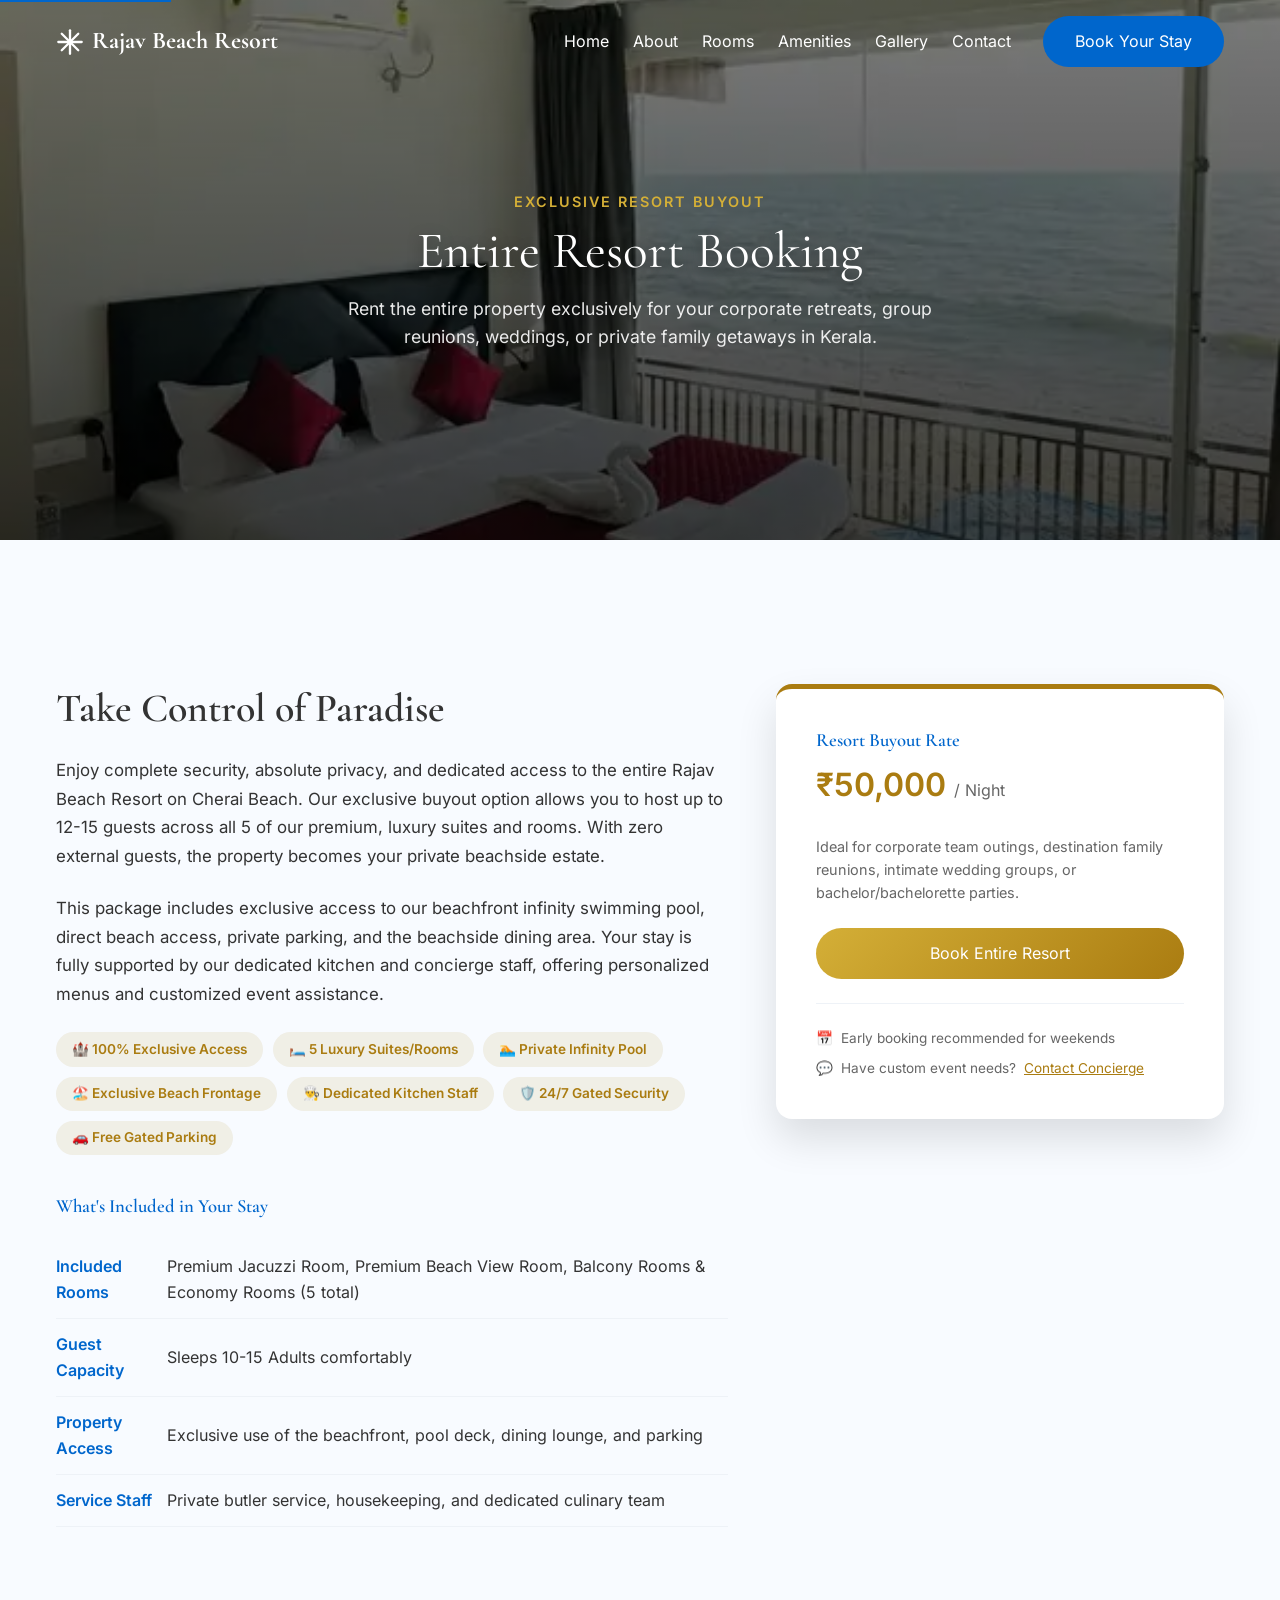
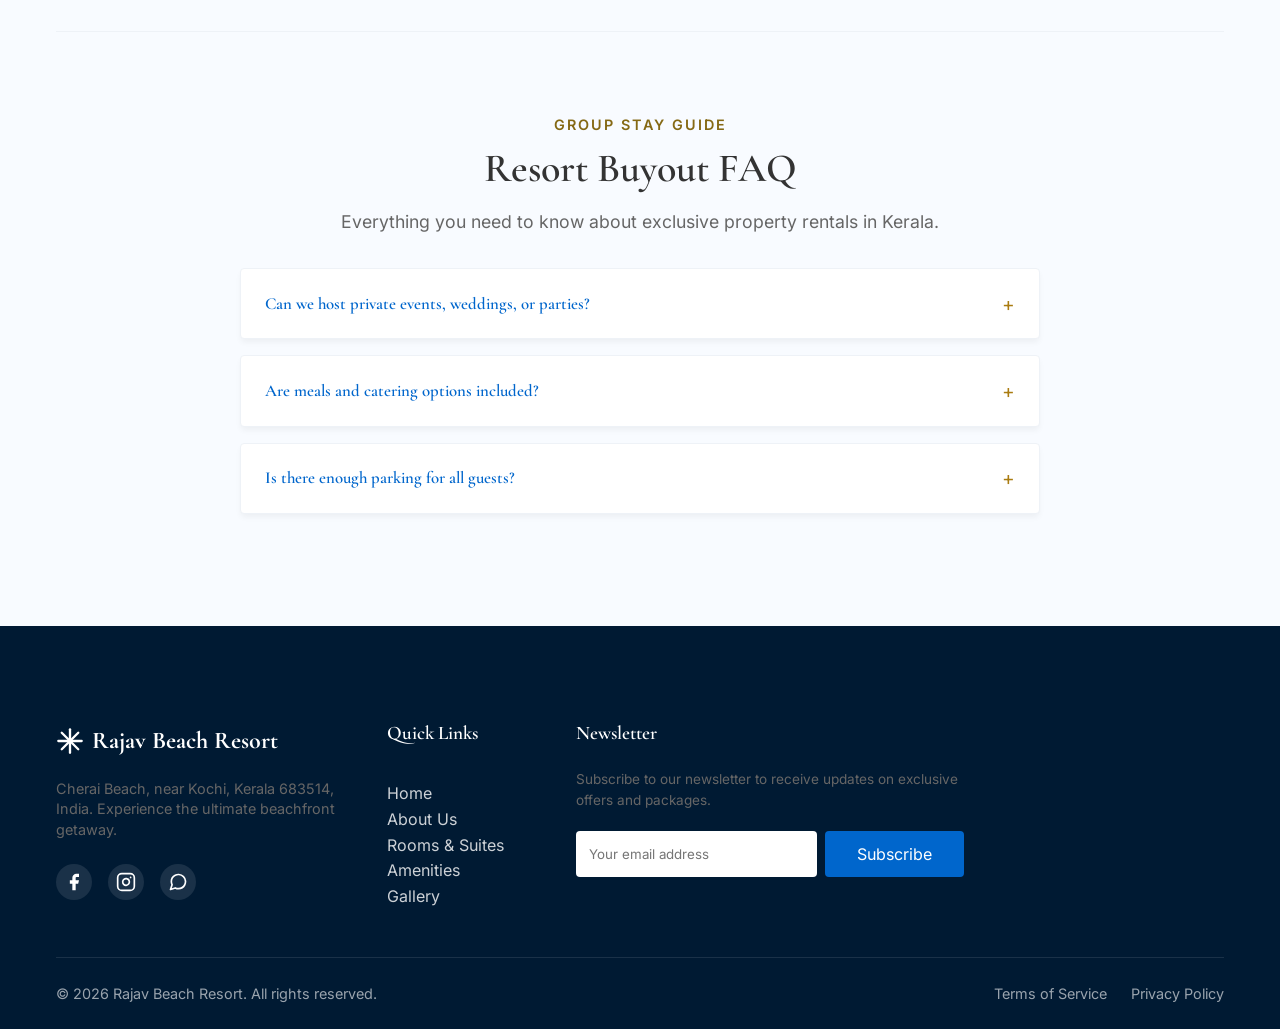
<file: entire-resort-booking.html>
<!DOCTYPE html>
<html lang="en">
<head>
    <!-- Google Tag Manager -->
    <script>(function(w,d,s,l,i){w[l]=w[l]||[];w[l].push({'gtm.start':
    new Date().getTime(),event:'gtm.js'});var f=d.getElementsByTagName(s)[0],
    j=d.createElement(s),dl=l!='dataLayer'?'&l='+l:'';j.async=true;j.src=
    'https://www.googletagmanager.com/gtm.js?id='+i+dl;f.parentNode.insertBefore(j,f);
    })(window,document,'script','dataLayer','GTM-NDZXK87R');</script>
    <!-- End Google Tag Manager -->
    <!-- Google tag (gtag.js) - lazy loaded on user interaction for maximum performance & LLM readability -->
    <script>
      (function() {
        let scriptLoaded = false;
        function loadGTM() {
          if (scriptLoaded) return;
          scriptLoaded = true;
          const events = ['scroll', 'mousemove', 'touchstart', 'keydown'];
          events.forEach(event => window.removeEventListener(event, loadGTM));
          
          const script = document.createElement('script');
          script.async = true;
          script.src = "https://www.googletagmanager.com/gtag/js?id=G-L4D20GNVNX";
          document.head.appendChild(script);

          window.dataLayer = window.dataLayer || [];
          window.gtag = function(){window.dataLayer.push(arguments);}
          window.gtag('js', new Date());
          window.gtag('config', 'G-L4D20GNVNX');
        }
        const events = ['scroll', 'mousemove', 'touchstart', 'keydown'];
        events.forEach(event => window.addEventListener(event, loadGTM, { passive: true }));
        window.addEventListener('beforeunload', loadGTM);
      })();
    </script>
    
    <meta charset="UTF-8">
    <meta name="viewport" content="width=device-width, initial-scale=1.0">
    
    <!-- SEO Optimization: Target keyword 'entire resort booking Kerala' -->
    <title>Entire Resort Booking Kerala | Exclusive Beach Resort Buyout</title>
    <meta name="description" content="Book the entire Rajav Beach Resort in Cherai, Kerala. Exclusive beachfront buyout featuring 5 luxury suites, private infinity pool, beach frontage, and dedicated staff.">
    
    <link rel="icon" type="image/svg+xml" href="/favicon.svg" sizes="any">
    <meta name="application-name" content="Rajav Resort">
    <meta name="apple-mobile-web-app-title" content="Rajav Resort">
    
    <!-- Open Graph / Social Media Meta Tags -->
    <meta property="og:title" content="Entire Resort Booking Kerala | Exclusive Beach Resort Buyout">
    <meta property="og:description" content="Book the entire Rajav Beach Resort in Cherai, Kerala. Exclusive beachfront buyout featuring 5 luxury suites, private infinity pool, beach frontage, and dedicated staff.">
    <meta property="og:image" content="https://www.rajavbeachresort.com/room-jacuzzi.webp">
    <meta property="og:url" content="https://www.rajavbeachresort.com/entire-resort-booking">
    <meta property="og:site_name" content="Rajav Resort">
    <meta property="og:type" content="website">

    <!-- Canonical Link -->
    <link rel="canonical" href="https://www.rajavbeachresort.com/entire-resort-booking">

    <!-- Preloads & Styles -->
    <link rel="preload" href="style.css?v=7" as="style">
    <link rel="preload" href="fonts/cormorant-700.ttf" as="font" type="font/ttf" crossorigin="anonymous">
    <link rel="preload" href="fonts/inter-400.ttf" as="font" type="font/ttf" crossorigin="anonymous">
    <link rel="stylesheet" href="style.css?v=7">
    
    <style>
        .buyout-hero {
            position: relative;
            height: 60vh;
            min-height: 400px;
            background-image: linear-gradient(rgba(0,0,0,0.4), rgba(0,0,0,0.6)), url('room-jacuzzi.webp');
            background-size: cover;
            background-position: center;
            display: flex;
            align-items: center;
            justify-content: center;
            color: #fff;
            text-align: center;
        }
        .detail-grid {
            display: grid;
            grid-template-columns: 1.2fr 0.8fr;
            gap: 3rem;
            margin-top: 3rem;
        }
        .specs-table {
            width: 100%;
            border-collapse: collapse;
            margin: 1.5rem 0;
        }
        .specs-table td {
            padding: 0.8rem 0;
            border-bottom: 1px solid #eef2f7;
        }
        .specs-table td:first-child {
            font-weight: 600;
            color: var(--clr-primary);
        }
        .sidebar-card {
            background: #fff;
            padding: 2.5rem;
            border-radius: var(--radius-lg);
            box-shadow: var(--shadow-lg);
            border-top: 5px solid #aa7c11;
            position: sticky;
            top: 100px;
            height: fit-content;
        }
        .feature-tag-list {
            display: flex;
            flex-wrap: wrap;
            gap: 0.6rem;
            margin: 1.5rem 0;
        }
        .feature-tag {
            background: rgba(170,124,17,0.1);
            color: #aa7c11;
            padding: 0.4rem 1rem;
            border-radius: 50px;
            font-size: 0.85rem;
            font-weight: 600;
        }
        .faq-section {
            margin-top: 5rem;
            padding-top: 5rem;
            border-top: 1px solid #eef2f7;
        }
        .faq-accordion {
            margin-top: 2rem;
            max-width: 800px;
            margin-left: auto;
            margin-right: auto;
        }
        .faq-accordion-item {
            background: #fff;
            border-radius: var(--radius-sm);
            margin-bottom: 1rem;
            box-shadow: 0 4px 6px -1px rgba(0,0,0,0.05);
            border: 1px solid #eef2f7;
            overflow: hidden;
        }
        .faq-header {
            padding: 1.2rem 1.5rem;
            display: flex;
            justify-content: space-between;
            align-items: center;
            cursor: pointer;
            user-select: none;
            transition: background 0.3s ease;
        }
        .faq-header:hover {
            background: #fafbfc;
        }
        .faq-header h3 {
            font-size: 1.05rem;
            margin: 0;
            color: var(--clr-primary);
        }
        .faq-header-icon {
            font-size: 1.2rem;
            transition: transform 0.3s ease;
            color: #aa7c11;
        }
        .faq-content {
            max-height: 0;
            overflow: hidden;
            transition: max-height 0.3s ease, padding 0.3s ease;
            padding: 0 1.5rem;
            color: var(--clr-text-muted);
            line-height: 1.6;
            font-size: 0.95rem;
        }
        .faq-accordion-item.open .faq-content {
            max-height: 200px;
            padding: 1.2rem 1.5rem;
            border-top: 1px solid #eef2f7;
        }
        .faq-accordion-item.open .faq-header-icon {
            transform: rotate(45deg);
        }
        @media (max-width: 992px) {
            .detail-grid {
                grid-template-columns: 1fr;
                gap: 2rem;
            }
            .sidebar-card {
                position: static;
            }
        }
    </style>

    <!-- Schema Markup JSON-LD for private resort buyout SEO -->
    <script type="application/ld+json">
    {
      "@context": "https://schema.org",
      "@type": "Product",
      "name": "Entire Resort Booking (Exclusive Buyout) at Rajav Beach Resort",
      "image": "https://www.rajavbeachresort.com/room-jacuzzi.webp",
      "description": "Book the entire Rajav Beach Resort exclusively for private gatherings, events, weddings, or corporate retreats. Enjoy private access to 5 rooms, infinity pool, and beach frontage in Cherai, Kerala.",
      "offers": {
        "@type": "Offer",
        "price": "50000.00",
        "priceCurrency": "INR",
        "availability": "https://schema.org/InStock",
        "validFrom": "2026-01-01"
      }
    }
    </script>
</head>
<body class="rooms-page">
    <!-- Google Tag Manager (noscript) -->
    <noscript><iframe src="https://www.googletagmanager.com/ns.html?id=GTM-NDZXK87R"
    height="0" width="0" style="display:none;visibility:hidden"></iframe></noscript>
    <!-- End Google Tag Manager (noscript) -->
    <!-- Accessibility Skip Link -->
    <a href="#main-content" class="skip-link">Skip to main content</a>

    <!-- Header & Navigation -->
    <header class="site-header" id="header">
        <div class="container header-container">
            <a href="/" class="brand-logo" aria-label="Rajav Beach Resort Home">
                <svg class="brand-icon" width="28" height="28" xmlns="http://www.w3.org/2000/svg" viewBox="0 0 24 24" fill="none" stroke="currentColor" stroke-width="2" stroke-linecap="round" stroke-linejoin="round"><path d="M2 12h20"/><path d="M12 2v20"/><path d="m4.93 4.93 14.14 14.14"/><path d="m19.07 4.93-14.14 14.14"/></svg>
                <span>Rajav Beach Resort</span>
            </a>
            
            <button class="mobile-menu-toggle" aria-controls="primary-nav" aria-expanded="false" aria-label="Toggle navigation menu">
                <span class="hamburger-line"></span>
                <span class="hamburger-line"></span>
                <span class="hamburger-line"></span>
            </button>

            <nav id="primary-nav" class="primary-nav">
                <ul class="nav-links">
                    <li><a href="/#home">Home</a></li>
                    <li><a href="/#about">About</a></li>
                    <li><a href="/rooms">Rooms</a></li>
                    <li><a href="/#amenities">Amenities</a></li>
                    <li><a href="/#gallery">Gallery</a></li>
                    <li><a href="/#contact">Contact</a></li>
                </ul>
                <a href="/book-now" class="btn btn-primary nav-cta">Book Your Stay</a>
            </nav>
        </div>
    </header>

    <main id="main-content">
        <!-- Hero Section -->
        <section class="buyout-hero" style="background-image: linear-gradient(rgba(0,0,0,0.5), rgba(0,0,0,0.75)), url('room-jacuzzi.webp');">
            <div class="container">
                <span class="section-tag" style="color: #d4af37;">Exclusive Resort Buyout</span>
                <h1 class="hero-title" style="margin-bottom: 0.8rem; color: #fff;">Entire Resort Booking</h1>
                <p style="max-width: 600px; margin: 0 auto; font-size: 1.1rem; color: rgba(255,255,255,0.9);">Rent the entire property exclusively for your corporate retreats, group reunions, weddings, or private family getaways in Kerala.</p>
            </div>
        </section>

        <!-- Detailed Description -->
        <section class="section-padding bg-light">
            <div class="container">
                <div class="detail-grid">
                    <div>
                        <h2 class="section-title" style="text-align: left; margin-bottom: 1.5rem;">Take Control of Paradise</h2>
                        <p class="room-text" style="font-size: 1.05rem; line-height: 1.7; margin-bottom: 1.5rem;">Enjoy complete security, absolute privacy, and dedicated access to the entire Rajav Beach Resort on Cherai Beach. Our exclusive buyout option allows you to host up to 12-15 guests across all 5 of our premium, luxury suites and rooms. With zero external guests, the property becomes your private beachside estate.</p>
                        
                        <p class="room-text" style="font-size: 1.05rem; line-height: 1.7; margin-bottom: 1.5rem;">This package includes exclusive access to our beachfront infinity swimming pool, direct beach access, private parking, and the beachside dining area. Your stay is fully supported by our dedicated kitchen and concierge staff, offering personalized menus and customized event assistance.</p>
                        
                        <div class="feature-tag-list">
                            <span class="feature-tag">🏰 100% Exclusive Access</span>
                            <span class="feature-tag">🛏️ 5 Luxury Suites/Rooms</span>
                            <span class="feature-tag">🏊 Private Infinity Pool</span>
                            <span class="feature-tag">🏖️ Exclusive Beach Frontage</span>
                            <span class="feature-tag">👨‍🍳 Dedicated Kitchen Staff</span>
                            <span class="feature-tag">🛡️ 24/7 Gated Security</span>
                            <span class="feature-tag">🚗 Free Gated Parking</span>
                        </div>

                        <h3 style="margin-top: 2.5rem; color: var(--clr-primary);">What's Included in Your Stay</h3>
                        <table class="specs-table">
                            <tr>
                                <td>Included Rooms</td>
                                <td>Premium Jacuzzi Room, Premium Beach View Room, Balcony Rooms & Economy Rooms (5 total)</td>
                            </tr>
                            <tr>
                                <td>Guest Capacity</td>
                                <td>Sleeps 10-15 Adults comfortably</td>
                            </tr>
                            <tr>
                                <td>Property Access</td>
                                <td>Exclusive use of the beachfront, pool deck, dining lounge, and parking</td>
                            </tr>
                            <tr>
                                <td>Service Staff</td>
                                <td>Private butler service, housekeeping, and dedicated culinary team</td>
                            </tr>
                        </table>
                    </div>

                    <div>
                        <div class="sidebar-card">
                            <h3 style="color: var(--clr-primary); margin-bottom: 0.5rem;">Resort Buyout Rate</h3>
                            <div style="font-size: 2rem; font-weight: 700; color: #aa7c11; margin-bottom: 1.5rem;">
                                ₹50,000 <span style="font-size: 1rem; color: var(--clr-text-muted); font-weight: normal;">/ Night</span>
                            </div>
                            <p style="color: var(--clr-text-muted); font-size: 0.9rem; margin-bottom: 1.5rem;">Ideal for corporate team outings, destination family reunions, intimate wedding groups, or bachelor/bachelorette parties.</p>
                            <a href="/book-now?roomType=Entire+Resort+Booking" class="btn btn-secondary" style="width: 100%; text-align: center; display: block; background: linear-gradient(135deg, #d4af37, #aa7c11); border: none;">Book Entire Resort</a>
                            
                            <div style="margin-top: 1.5rem; border-top: 1px solid #eef2f7; padding-top: 1.5rem; font-size: 0.85rem; color: var(--clr-text-muted);">
                                <div style="display: flex; gap: 0.5rem; margin-bottom: 0.5rem;">
                                    <span>📅</span> Early booking recommended for weekends
                                </div>
                                <div style="display: flex; gap: 0.5rem;">
                                    <span>💬</span> Have custom event needs? <a href="https://wa.me/918015562576" target="_blank" style="color: #aa7c11; text-decoration: underline;">Contact Concierge</a>
                                </div>
                            </div>
                        </div>
                    </div>
                </div>

                <!-- FAQ Section -->
                <div class="faq-section">
                    <div class="section-header text-center">
                        <span class="section-tag">Group Stay Guide</span>
                        <h2 class="section-title">Resort Buyout FAQ</h2>
                        <p class="section-subtitle">Everything you need to know about exclusive property rentals in Kerala.</p>
                    </div>

                    <div class="faq-accordion">
                        <div class="faq-accordion-item">
                            <div class="faq-header">
                                <h3>Can we host private events, weddings, or parties?</h3>
                                <span class="faq-header-icon">+</span>
                            </div>
                            <div class="faq-content">
                                Yes! Booking the entire resort is the perfect option for hosting private beachfront dinners, anniversaries, intimate wedding functions, and corporate team events. Our staff can help coordinate music, lighting, and seating arrangements.
                            </div>
                        </div>

                        <div class="faq-accordion-item">
                            <div class="faq-header">
                                <h3>Are meals and catering options included?</h3>
                                <span class="faq-header-icon">+</span>
                            </div>
                            <div class="faq-content">
                                Complimentary breakfast is included. For lunch and dinner, you can collaborate directly with our private chef to customize traditional Kerala seafood, continental dishes, or group BBQ dinners at additional costs.
                            </div>
                        </div>

                        <div class="faq-accordion-item">
                            <div class="faq-header">
                                <h3>Is there enough parking for all guests?</h3>
                                <span class="faq-header-icon">+</span>
                            </div>
                            <div class="faq-content">
                                Yes, our resort has secure, gated, on-site parking spaces available for up to 6 vehicles, completely free for buyout guests.
                            </div>
                        </div>
                    </div>
                </div>
            </div>
        </section>
    </main>

    <!-- Footer -->
    <footer class="site-footer">
        <div class="container footer-container">
            <div class="footer-grid">
                <div class="footer-brand">
                    <a href="/" class="brand-logo" style="margin-bottom: 1.2rem;">
                        <svg class="brand-icon" width="28" height="28" xmlns="http://www.w3.org/2000/svg" viewBox="0 0 24 24" fill="none" stroke="currentColor" stroke-width="2" stroke-linecap="round" stroke-linejoin="round"><path d="M2 12h20"/><path d="M12 2v20"/><path d="m4.93 4.93 14.14 14.14"/><path d="m19.07 4.93-14.14 14.14"/></svg>
                        <span>Rajav Beach Resort</span>
                    </a>
                    <p style="font-size: 0.9rem; color: var(--clr-text-muted); margin-bottom: 1.5rem; line-height: 1.4;">Cherai Beach, near Kochi, Kerala 683514, India. Experience the ultimate beachfront getaway.</p>
                    <div class="social-links">
                        <a href="https://www.facebook.com/" target="_blank" rel="noopener" aria-label="Facebook">
                            <svg width="20" height="20" viewBox="0 0 24 24" fill="currentColor"><path d="M18 2h-3a5 5 0 0 0-5 5v3H7v4h3v8h4v-8h3l1-4h-4V7a1 1 0 0 1 1-1h3z"/></svg>
                        </a>
                        <a href="https://www.instagram.com/rajavbeachresort" target="_blank" rel="noopener" aria-label="Instagram">
                            <svg width="20" height="20" viewBox="0 0 24 24" fill="none" stroke="currentColor" stroke-width="2" stroke-linecap="round" stroke-linejoin="round"><rect x="2" y="2" width="20" height="20" rx="5" ry="5"/><path d="M16 11.37A4 4 0 1 1 12.63 8 4 4 0 0 1 16 11.37z"/><line x1="17.5" y1="6.5" x2="17.51" y2="6.5"/></svg>
                        </a>
                        <a href="https://wa.me/918015562576" target="_blank" rel="noopener" aria-label="WhatsApp">
                            <svg width="20" height="20" viewBox="0 0 24 24" fill="none" stroke="currentColor" stroke-width="2" stroke-linecap="round" stroke-linejoin="round"><path d="M21 11.5a8.38 8.38 0 0 1-.9 3.8 8.5 8.5 0 0 1-7.6 4.7 8.38 8.38 0 0 1-3.8-.9L3 21l1.9-5.7a8.38 8.38 0 0 1-.9-3.8 8.5 8.5 0 0 1 4.7-7.6 8.38 8.38 0 0 1 3.8-.9h.5a8.48 8.48 0 0 1 8 8v.5z"/></svg>
                        </a>
                    </div>
                </div>
                <div class="footer-links">
                    <h3 class="footer-heading">Quick Links</h3>
                    <ul>
                        <li><a href="/#home">Home</a></li>
                        <li><a href="/#about">About Us</a></li>
                        <li><a href="/rooms">Rooms & Suites</a></li>
                        <li><a href="/#amenities">Amenities</a></li>
                        <li><a href="/#gallery">Gallery</a></li>
                    </ul>
                </div>
                <div class="footer-newsletter">
                    <h3 class="footer-heading">Newsletter</h3>
                    <p style="font-size: 0.85rem; color: var(--clr-text-muted); margin-bottom: 1.2rem;">Subscribe to our newsletter to receive updates on exclusive offers and packages.</p>
                    <form class="newsletter-form" id="footer-newsletter-form">
                        <input type="email" id="newsletter-email" name="email" placeholder="Your email address" required aria-label="Email for newsletter">
                        <button type="submit" class="btn btn-primary">Subscribe</button>
                    </form>
                </div>
            </div>
            <div class="footer-bottom">
                <p>&copy; 2026 Rajav Beach Resort. All rights reserved.</p>
                <div class="footer-bottom-links">
                    <a href="#">Terms of Service</a>
                    <a href="#">Privacy Policy</a>
                </div>
            </div>
        </div>
    </footer>

    <!-- Scripts -->
    <script src="script.js?v=8" defer></script>
    
    <!-- FAQ Accordion Script -->
    <script>
        document.addEventListener('DOMContentLoaded', () => {
            const accordions = document.querySelectorAll('.faq-accordion-item');
            accordions.forEach(item => {
                const header = item.querySelector('.faq-header');
                header.addEventListener('click', () => {
                    const isOpen = item.classList.contains('open');
                    accordions.forEach(acc => acc.classList.remove('open'));
                    if (!isOpen) {
                        item.classList.add('open');
                    }
                });
            });
        });
    </script>
</body>
</html>
</file>
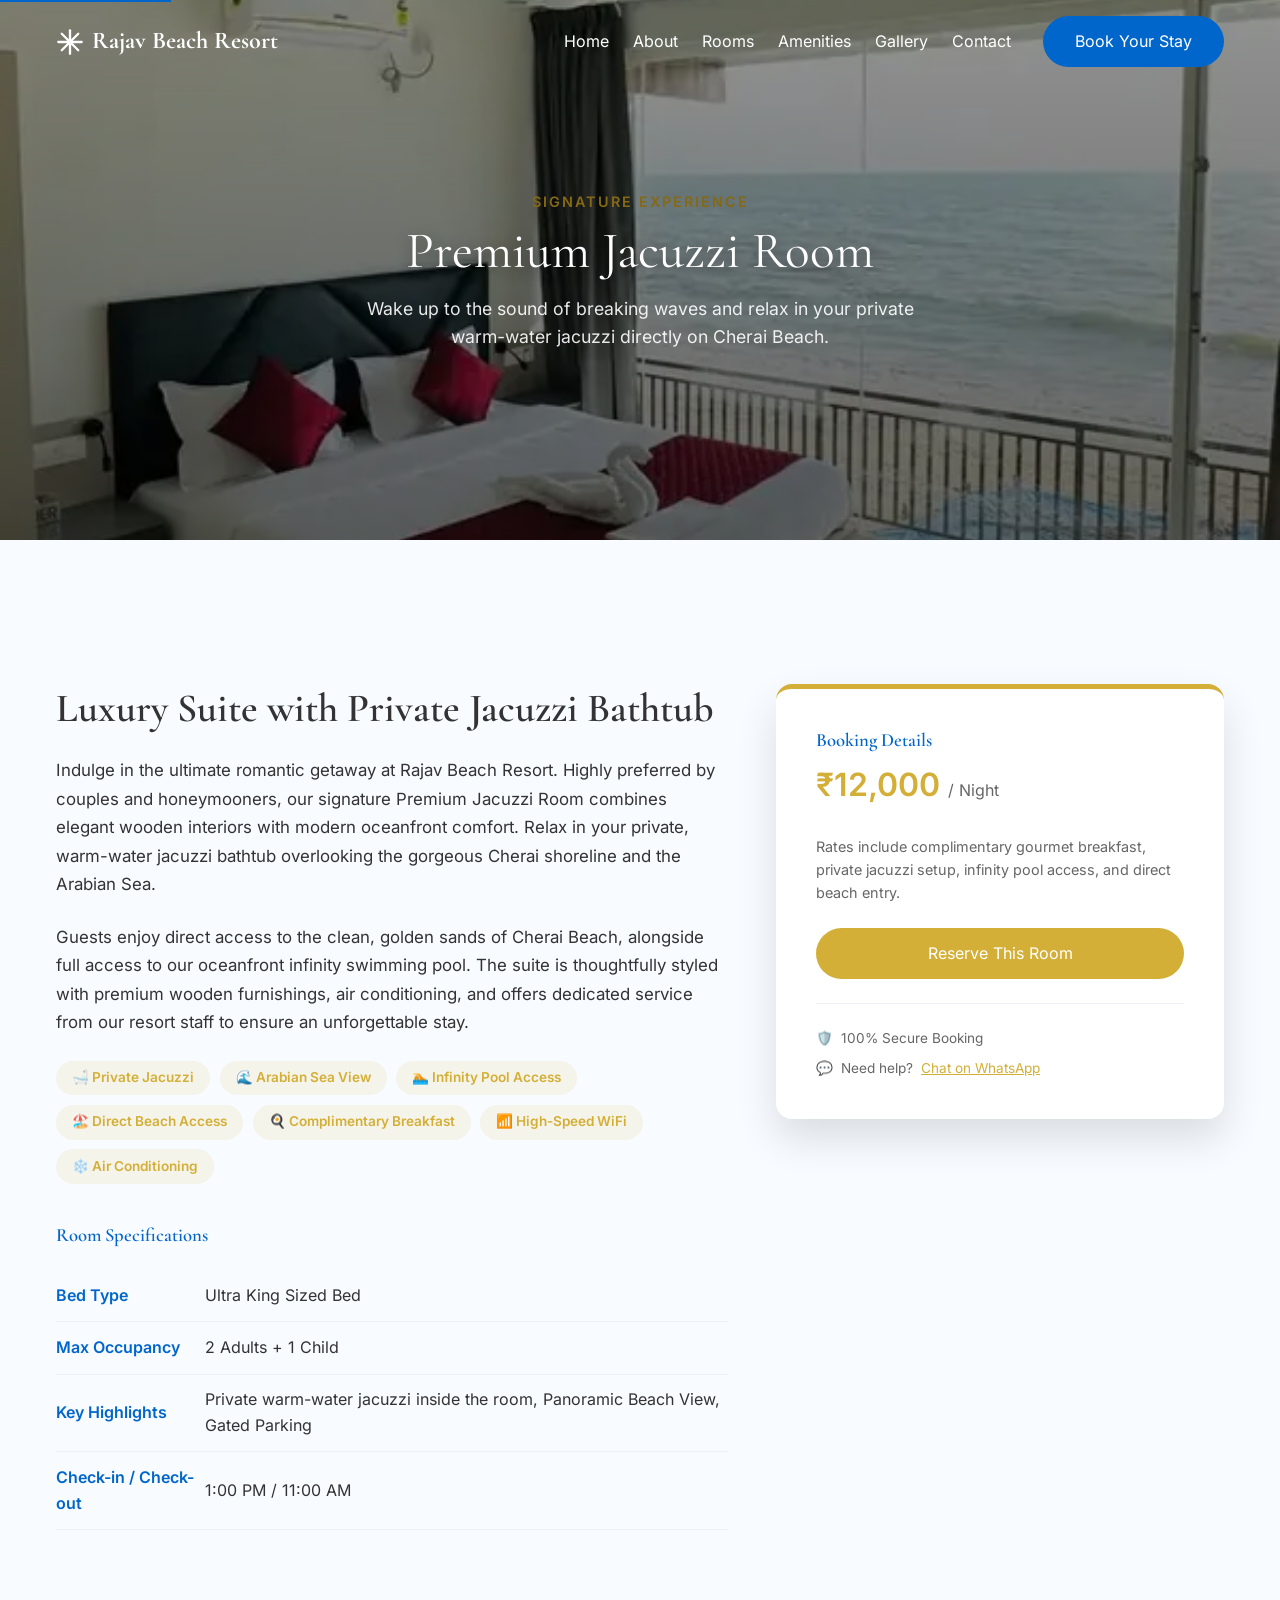
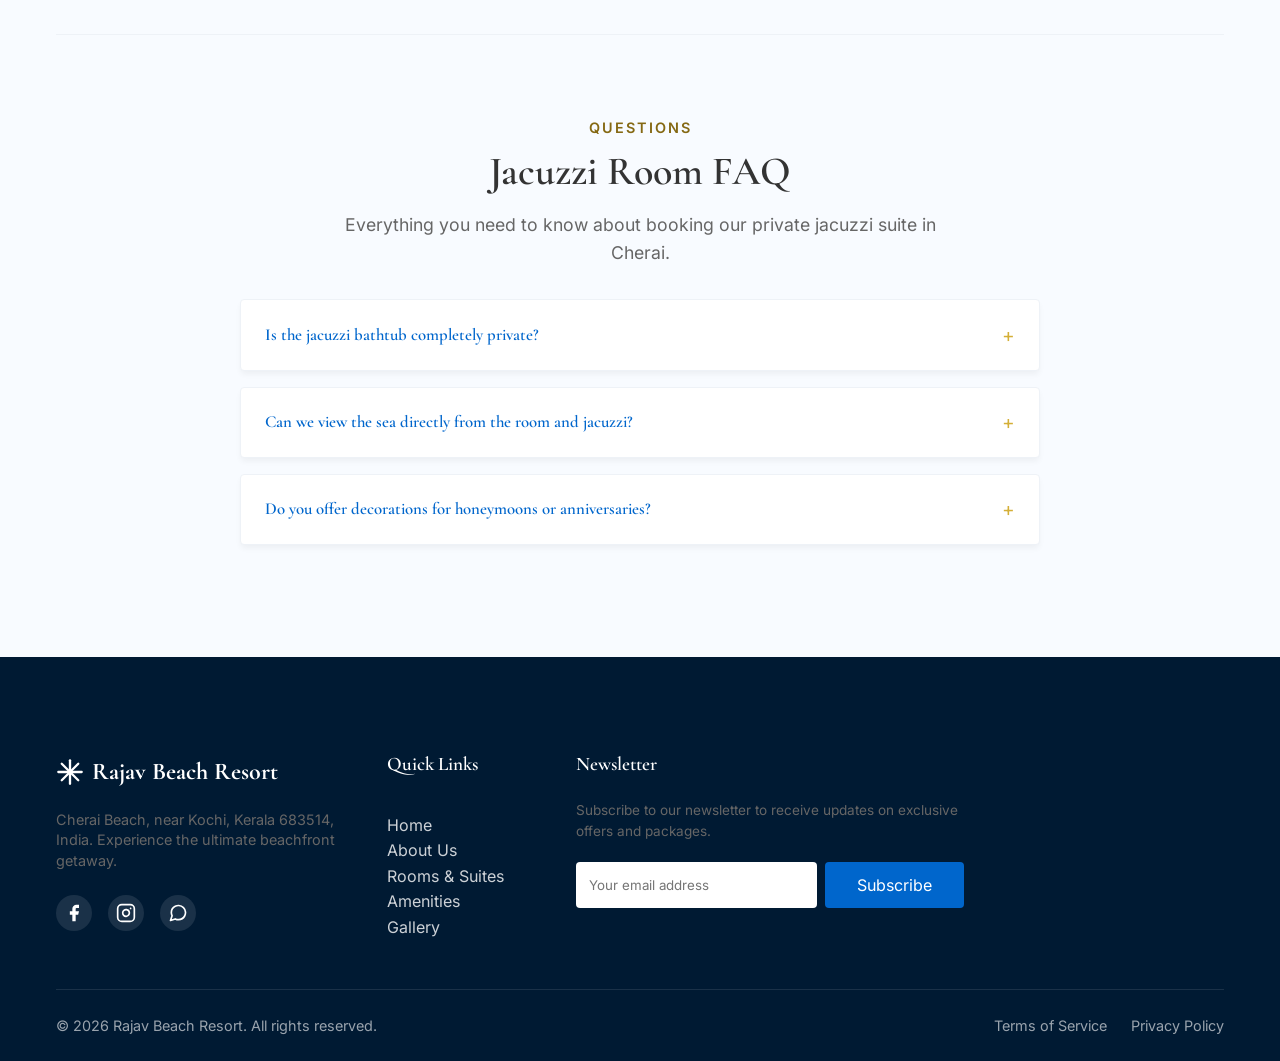
<file: jacuzzi-room.html>
<!DOCTYPE html>
<html lang="en">
<head>
    <!-- Google Tag Manager -->
    <script>(function(w,d,s,l,i){w[l]=w[l]||[];w[l].push({'gtm.start':
    new Date().getTime(),event:'gtm.js'});var f=d.getElementsByTagName(s)[0],
    j=d.createElement(s),dl=l!='dataLayer'?'&l='+l:'';j.async=true;j.src=
    'https://www.googletagmanager.com/gtm.js?id='+i+dl;f.parentNode.insertBefore(j,f);
    })(window,document,'script','dataLayer','GTM-NDZXK87R');</script>
    <!-- End Google Tag Manager -->
    <!-- Google tag (gtag.js) - lazy loaded on user interaction for maximum performance & LLM readability -->
    <script>
      (function() {
        let scriptLoaded = false;
        function loadGTM() {
          if (scriptLoaded) return;
          scriptLoaded = true;
          const events = ['scroll', 'mousemove', 'touchstart', 'keydown'];
          events.forEach(event => window.removeEventListener(event, loadGTM));
          
          const script = document.createElement('script');
          script.async = true;
          script.src = "https://www.googletagmanager.com/gtag/js?id=G-L4D20GNVNX";
          document.head.appendChild(script);

          window.dataLayer = window.dataLayer || [];
          window.gtag = function(){window.dataLayer.push(arguments);}
          window.gtag('js', new Date());
          window.gtag('config', 'G-L4D20GNVNX');
        }
        const events = ['scroll', 'mousemove', 'touchstart', 'keydown'];
        events.forEach(event => window.addEventListener(event, loadGTM, { passive: true }));
        window.addEventListener('beforeunload', loadGTM);
      })();
    </script>
    
    <meta charset="UTF-8">
    <meta name="viewport" content="width=device-width, initial-scale=1.0">
    
    <!-- SEO Optimization: Target keyword 'jacuzzi room Cherai beach' -->
    <title>Premium Jacuzzi Room on Cherai Beach | Rajav Beach Resort</title>
    <meta name="description" content="Indulge in a romantic getaway in our Premium Jacuzzi Bathtub Room at Cherai Beach. Private warm-water jacuzzi with Arabian Sea views, infinity pool access, and complimentary breakfast.">
    
    <link rel="icon" type="image/svg+xml" href="/favicon.svg" sizes="any">
    <meta name="application-name" content="Rajav Resort">
    <meta name="apple-mobile-web-app-title" content="Rajav Resort">
    
    <!-- Open Graph / Social Media Meta Tags -->
    <meta property="og:title" content="Premium Jacuzzi Room on Cherai Beach | Rajav Beach Resort">
    <meta property="og:description" content="Indulge in a romantic getaway in our Premium Jacuzzi Bathtub Room at Cherai Beach. Private warm-water jacuzzi with Arabian Sea views, infinity pool access, and complimentary breakfast.">
    <meta property="og:image" content="https://www.rajavbeachresort.com/room-jacuzzi.webp">
    <meta property="og:url" content="https://www.rajavbeachresort.com/jacuzzi-room">
    <meta property="og:site_name" content="Rajav Resort">
    <meta property="og:type" content="website">

    <!-- Canonical Link -->
    <link rel="canonical" href="https://www.rajavbeachresort.com/jacuzzi-room">

    <!-- Preloads & Styles -->
    <link rel="preload" href="style.css?v=7" as="style">
    <link rel="preload" href="fonts/cormorant-700.ttf" as="font" type="font/ttf" crossorigin="anonymous">
    <link rel="preload" href="fonts/inter-400.ttf" as="font" type="font/ttf" crossorigin="anonymous">
    <link rel="stylesheet" href="style.css?v=7">
    
    <style>
        .jacuzzi-hero {
            position: relative;
            height: 60vh;
            min-height: 400px;
            background-image: linear-gradient(rgba(0,0,0,0.4), rgba(0,0,0,0.6)), url('room-jacuzzi.webp');
            background-size: cover;
            background-position: center;
            display: flex;
            align-items: center;
            justify-content: center;
            color: #fff;
            text-align: center;
        }
        .detail-grid {
            display: grid;
            grid-template-columns: 1.2fr 0.8fr;
            gap: 3rem;
            margin-top: 3rem;
        }
        .room-specs-table {
            width: 100%;
            border-collapse: collapse;
            margin: 1.5rem 0;
        }
        .room-specs-table td {
            padding: 0.8rem 0;
            border-bottom: 1px solid #eef2f7;
        }
        .room-specs-table td:first-child {
            font-weight: 600;
            color: var(--clr-primary);
        }
        .sidebar-card {
            background: #fff;
            padding: 2.5rem;
            border-radius: var(--radius-lg);
            box-shadow: var(--shadow-lg);
            border-top: 5px solid var(--clr-secondary);
            position: sticky;
            top: 100px;
            height: fit-content;
        }
        .feature-tag-list {
            display: flex;
            flex-wrap: wrap;
            gap: 0.6rem;
            margin: 1.5rem 0;
        }
        .feature-tag {
            background: rgba(212,175,55,0.1);
            color: var(--clr-secondary);
            padding: 0.4rem 1rem;
            border-radius: 50px;
            font-size: 0.85rem;
            font-weight: 600;
        }
        .faq-section {
            margin-top: 5rem;
            padding-top: 5rem;
            border-top: 1px solid #eef2f7;
        }
        .faq-accordion {
            margin-top: 2rem;
            max-width: 800px;
            margin-left: auto;
            margin-right: auto;
        }
        .faq-accordion-item {
            background: #fff;
            border-radius: var(--radius-sm);
            margin-bottom: 1rem;
            box-shadow: 0 4px 6px -1px rgba(0,0,0,0.05);
            border: 1px solid #eef2f7;
            overflow: hidden;
        }
        .faq-header {
            padding: 1.2rem 1.5rem;
            display: flex;
            justify-content: space-between;
            align-items: center;
            cursor: pointer;
            user-select: none;
            transition: background 0.3s ease;
        }
        .faq-header:hover {
            background: #fafbfc;
        }
        .faq-header h3 {
            font-size: 1.05rem;
            margin: 0;
            color: var(--clr-primary);
        }
        .faq-header-icon {
            font-size: 1.2rem;
            transition: transform 0.3s ease;
            color: var(--clr-secondary);
        }
        .faq-content {
            max-height: 0;
            overflow: hidden;
            transition: max-height 0.3s ease, padding 0.3s ease;
            padding: 0 1.5rem;
            color: var(--clr-text-muted);
            line-height: 1.6;
            font-size: 0.95rem;
        }
        .faq-accordion-item.open .faq-content {
            max-height: 200px;
            padding: 1.2rem 1.5rem;
            border-top: 1px solid #eef2f7;
        }
        .faq-accordion-item.open .faq-header-icon {
            transform: rotate(45deg);
        }
        @media (max-width: 992px) {
            .detail-grid {
                grid-template-columns: 1fr;
                gap: 2rem;
            }
            .sidebar-card {
                position: static;
            }
        }
    </style>

    <!-- Schema Markup JSON-LD for HotelRoom SEO Rank -->
    <script type="application/ld+json">
    {
      "@context": "https://schema.org",
      "@type": "HotelRoom",
      "name": "Premium Jacuzzi Bathtub Room",
      "description": "Luxurious suite with private warm-water jacuzzi bathtub, panoramic beachfront vistas of the Arabian Sea, and access to our oceanfront infinity pool deck at Cherai Beach.",
      "image": "https://www.rajavbeachresort.com/room-jacuzzi.webp",
      "bed": {
        "@type": "BedType",
        "name": "Ultra King Sized Bed"
      },
      "occupancy": {
        "@type": "QuantitativeValue",
        "value": 2
      },
      "amenityFeature": [
        { "@type": "LocationFeatureSpecification", "name": "Private Jacuzzi Bathtub", "value": true },
        { "@type": "LocationFeatureSpecification", "name": "Ocean View", "value": true },
        { "@type": "LocationFeatureSpecification", "name": "Direct Beach Access", "value": true },
        { "@type": "LocationFeatureSpecification", "name": "Infinity Pool Access", "value": true },
        { "@type": "LocationFeatureSpecification", "name": "Complimentary Breakfast", "value": true }
      ]
    }
    </script>
</head>
<body class="rooms-page">
    <!-- Google Tag Manager (noscript) -->
    <noscript><iframe src="https://www.googletagmanager.com/ns.html?id=GTM-NDZXK87R"
    height="0" width="0" style="display:none;visibility:hidden"></iframe></noscript>
    <!-- End Google Tag Manager (noscript) -->
    <!-- Accessibility Skip Link -->
    <a href="#main-content" class="skip-link">Skip to main content</a>

    <!-- Header & Navigation -->
    <header class="site-header" id="header">
        <div class="container header-container">
            <a href="/" class="brand-logo" aria-label="Rajav Beach Resort Home">
                <svg class="brand-icon" width="28" height="28" xmlns="http://www.w3.org/2000/svg" viewBox="0 0 24 24" fill="none" stroke="currentColor" stroke-width="2" stroke-linecap="round" stroke-linejoin="round"><path d="M2 12h20"/><path d="M12 2v20"/><path d="m4.93 4.93 14.14 14.14"/><path d="m19.07 4.93-14.14 14.14"/></svg>
                <span>Rajav Beach Resort</span>
            </a>
            
            <button class="mobile-menu-toggle" aria-controls="primary-nav" aria-expanded="false" aria-label="Toggle navigation menu">
                <span class="hamburger-line"></span>
                <span class="hamburger-line"></span>
                <span class="hamburger-line"></span>
            </button>

            <nav id="primary-nav" class="primary-nav">
                <ul class="nav-links">
                    <li><a href="/#home">Home</a></li>
                    <li><a href="/#about">About</a></li>
                    <li><a href="/rooms">Rooms</a></li>
                    <li><a href="/#amenities">Amenities</a></li>
                    <li><a href="/#gallery">Gallery</a></li>
                    <li><a href="/#contact">Contact</a></li>
                </ul>
                <a href="/book-now" class="btn btn-primary nav-cta">Book Your Stay</a>
            </nav>
        </div>
    </header>

    <main id="main-content">
        <!-- Hero Section -->
        <section class="jacuzzi-hero">
            <div class="container">
                <span class="section-tag" style="color: var(--clr-secondary-text);">Signature Experience</span>
                <h1 class="hero-title" style="margin-bottom: 0.8rem; color: #fff;">Premium Jacuzzi Room</h1>
                <p style="max-width: 600px; margin: 0 auto; font-size: 1.1rem; color: rgba(255,255,255,0.9);">Wake up to the sound of breaking waves and relax in your private warm-water jacuzzi directly on Cherai Beach.</p>
            </div>
        </section>

        <!-- Detailed Description -->
        <section class="section-padding bg-light">
            <div class="container">
                <div class="detail-grid">
                    <div>
                        <h2 class="section-title" style="text-align: left; margin-bottom: 1.5rem;">Luxury Suite with Private Jacuzzi Bathtub</h2>
                        <p class="room-text" style="font-size: 1.05rem; line-height: 1.7; margin-bottom: 1.5rem;">Indulge in the ultimate romantic getaway at Rajav Beach Resort. Highly preferred by couples and honeymooners, our signature Premium Jacuzzi Room combines elegant wooden interiors with modern oceanfront comfort. Relax in your private, warm-water jacuzzi bathtub overlooking the gorgeous Cherai shoreline and the Arabian Sea.</p>
                        
                        <p class="room-text" style="font-size: 1.05rem; line-height: 1.7; margin-bottom: 1.5rem;">Guests enjoy direct access to the clean, golden sands of Cherai Beach, alongside full access to our oceanfront infinity swimming pool. The suite is thoughtfully styled with premium wooden furnishings, air conditioning, and offers dedicated service from our resort staff to ensure an unforgettable stay.</p>
                        
                        <div class="feature-tag-list">
                            <span class="feature-tag">🛁 Private Jacuzzi</span>
                            <span class="feature-tag">🌊 Arabian Sea View</span>
                            <span class="feature-tag">🏊 Infinity Pool Access</span>
                            <span class="feature-tag">🏖️ Direct Beach Access</span>
                            <span class="feature-tag">🍳 Complimentary Breakfast</span>
                            <span class="feature-tag">📶 High-Speed WiFi</span>
                            <span class="feature-tag">❄️ Air Conditioning</span>
                        </div>

                        <h3 style="margin-top: 2.5rem; color: var(--clr-primary);">Room Specifications</h3>
                        <table class="room-specs-table">
                            <tr>
                                <td>Bed Type</td>
                                <td>Ultra King Sized Bed</td>
                            </tr>
                            <tr>
                                <td>Max Occupancy</td>
                                <td>2 Adults + 1 Child</td>
                            </tr>
                            <tr>
                                <td>Key Highlights</td>
                                <td>Private warm-water jacuzzi inside the room, Panoramic Beach View, Gated Parking</td>
                            </tr>
                            <tr>
                                <td>Check-in / Check-out</td>
                                <td>1:00 PM / 11:00 AM</td>
                            </tr>
                        </table>
                    </div>

                    <div>
                        <div class="sidebar-card">
                            <h3 style="color: var(--clr-primary); margin-bottom: 0.5rem;">Booking Details</h3>
                            <div style="font-size: 2rem; font-weight: 700; color: var(--clr-secondary); margin-bottom: 1.5rem;">
                                ₹12,000 <span style="font-size: 1rem; color: var(--clr-text-muted); font-weight: normal;">/ Night</span>
                            </div>
                            <p style="color: var(--clr-text-muted); font-size: 0.9rem; margin-bottom: 1.5rem;">Rates include complimentary gourmet breakfast, private jacuzzi setup, infinity pool access, and direct beach entry.</p>
                            <a href="/book-now?roomType=Premium+Jacuzzi+Bathtub+Room" class="btn btn-secondary" style="width: 100%; text-align: center; display: block;">Reserve This Room</a>
                            
                            <div style="margin-top: 1.5rem; border-top: 1px solid #eef2f7; padding-top: 1.5rem; font-size: 0.85rem; color: var(--clr-text-muted);">
                                <div style="display: flex; gap: 0.5rem; margin-bottom: 0.5rem;">
                                    <span>🛡️</span> 100% Secure Booking
                                </div>
                                <div style="display: flex; gap: 0.5rem;">
                                    <span>💬</span> Need help? <a href="https://wa.me/918015562576" target="_blank" style="color: var(--clr-secondary); text-decoration: underline;">Chat on WhatsApp</a>
                                </div>
                            </div>
                        </div>
                    </div>
                </div>

                <!-- FAQ Section -->
                <div class="faq-section">
                    <div class="section-header text-center">
                        <span class="section-tag">Questions</span>
                        <h2 class="section-title">Jacuzzi Room FAQ</h2>
                        <p class="section-subtitle">Everything you need to know about booking our private jacuzzi suite in Cherai.</p>
                    </div>

                    <div class="faq-accordion">
                        <div class="faq-accordion-item">
                            <div class="faq-header">
                                <h3>Is the jacuzzi bathtub completely private?</h3>
                                <span class="faq-header-icon">+</span>
                            </div>
                            <div class="faq-content">
                                Yes, the warm-water jacuzzi bathtub is completely private and located inside your suite, positioned beautifully to allow ocean views while you relax.
                            </div>
                        </div>

                        <div class="faq-accordion-item">
                            <div class="faq-header">
                                <h3>Can we view the sea directly from the room and jacuzzi?</h3>
                                <span class="faq-header-icon">+</span>
                            </div>
                            <div class="faq-content">
                                Yes, the Premium Jacuzzi room is positioned beachfront, offering panoramic, unobstructed views of the Arabian Sea right from the comfort of your room and jacuzzi setup.
                            </div>
                        </div>

                        <div class="faq-accordion-item">
                            <div class="faq-header">
                                <h3>Do you offer decorations for honeymoons or anniversaries?</h3>
                                <span class="faq-header-icon">+</span>
                            </div>
                            <div class="faq-content">
                                Yes, we offer premium room decoration packages (flowers, balloons, customized cakes) for couples celebrating special occasions. Contact us on WhatsApp after booking to request customized arrangements.
                            </div>
                        </div>
                    </div>
                </div>
            </div>
        </section>
    </main>

    <!-- Footer -->
    <footer class="site-footer">
        <div class="container footer-container">
            <div class="footer-grid">
                <div class="footer-brand">
                    <a href="/" class="brand-logo" style="margin-bottom: 1.2rem;">
                        <svg class="brand-icon" width="28" height="28" xmlns="http://www.w3.org/2000/svg" viewBox="0 0 24 24" fill="none" stroke="currentColor" stroke-width="2" stroke-linecap="round" stroke-linejoin="round"><path d="M2 12h20"/><path d="M12 2v20"/><path d="m4.93 4.93 14.14 14.14"/><path d="m19.07 4.93-14.14 14.14"/></svg>
                        <span>Rajav Beach Resort</span>
                    </a>
                    <p style="font-size: 0.9rem; color: var(--clr-text-muted); margin-bottom: 1.5rem; line-height: 1.4;">Cherai Beach, near Kochi, Kerala 683514, India. Experience the ultimate beachfront getaway.</p>
                    <div class="social-links">
                        <a href="https://www.facebook.com/" target="_blank" rel="noopener" aria-label="Facebook">
                            <svg width="20" height="20" viewBox="0 0 24 24" fill="currentColor"><path d="M18 2h-3a5 5 0 0 0-5 5v3H7v4h3v8h4v-8h3l1-4h-4V7a1 1 0 0 1 1-1h3z"/></svg>
                        </a>
                        <a href="https://www.instagram.com/rajavbeachresort" target="_blank" rel="noopener" aria-label="Instagram">
                            <svg width="20" height="20" viewBox="0 0 24 24" fill="none" stroke="currentColor" stroke-width="2" stroke-linecap="round" stroke-linejoin="round"><rect x="2" y="2" width="20" height="20" rx="5" ry="5"/><path d="M16 11.37A4 4 0 1 1 12.63 8 4 4 0 0 1 16 11.37z"/><line x1="17.5" y1="6.5" x2="17.51" y2="6.5"/></svg>
                        </a>
                        <a href="https://wa.me/918015562576" target="_blank" rel="noopener" aria-label="WhatsApp">
                            <svg width="20" height="20" viewBox="0 0 24 24" fill="none" stroke="currentColor" stroke-width="2" stroke-linecap="round" stroke-linejoin="round"><path d="M21 11.5a8.38 8.38 0 0 1-.9 3.8 8.5 8.5 0 0 1-7.6 4.7 8.38 8.38 0 0 1-3.8-.9L3 21l1.9-5.7a8.38 8.38 0 0 1-.9-3.8 8.5 8.5 0 0 1 4.7-7.6 8.38 8.38 0 0 1 3.8-.9h.5a8.48 8.48 0 0 1 8 8v.5z"/></svg>
                        </a>
                    </div>
                </div>
                <div class="footer-links">
                    <h3 class="footer-heading">Quick Links</h3>
                    <ul>
                        <li><a href="/#home">Home</a></li>
                        <li><a href="/#about">About Us</a></li>
                        <li><a href="/rooms">Rooms & Suites</a></li>
                        <li><a href="/#amenities">Amenities</a></li>
                        <li><a href="/#gallery">Gallery</a></li>
                    </ul>
                </div>
                <div class="footer-newsletter">
                    <h3 class="footer-heading">Newsletter</h3>
                    <p style="font-size: 0.85rem; color: var(--clr-text-muted); margin-bottom: 1.2rem;">Subscribe to our newsletter to receive updates on exclusive offers and packages.</p>
                    <form class="newsletter-form" id="footer-newsletter-form">
                        <input type="email" id="newsletter-email" name="email" placeholder="Your email address" required aria-label="Email for newsletter">
                        <button type="submit" class="btn btn-primary">Subscribe</button>
                    </form>
                </div>
            </div>
            <div class="footer-bottom">
                <p>&copy; 2026 Rajav Beach Resort. All rights reserved.</p>
                <div class="footer-bottom-links">
                    <a href="#">Terms of Service</a>
                    <a href="#">Privacy Policy</a>
                </div>
            </div>
        </div>
    </footer>

    <!-- Scripts -->
    <script src="script.js?v=8" defer></script>
    
    <!-- FAQ Accordion Script -->
    <script>
        document.addEventListener('DOMContentLoaded', () => {
            const accordions = document.querySelectorAll('.faq-accordion-item');
            accordions.forEach(item => {
                const header = item.querySelector('.faq-header');
                header.addEventListener('click', () => {
                    const isOpen = item.classList.contains('open');
                    accordions.forEach(acc => acc.classList.remove('open'));
                    if (!isOpen) {
                        item.classList.add('open');
                    }
                });
            });
        });
    </script>
</body>
</html>
</file>
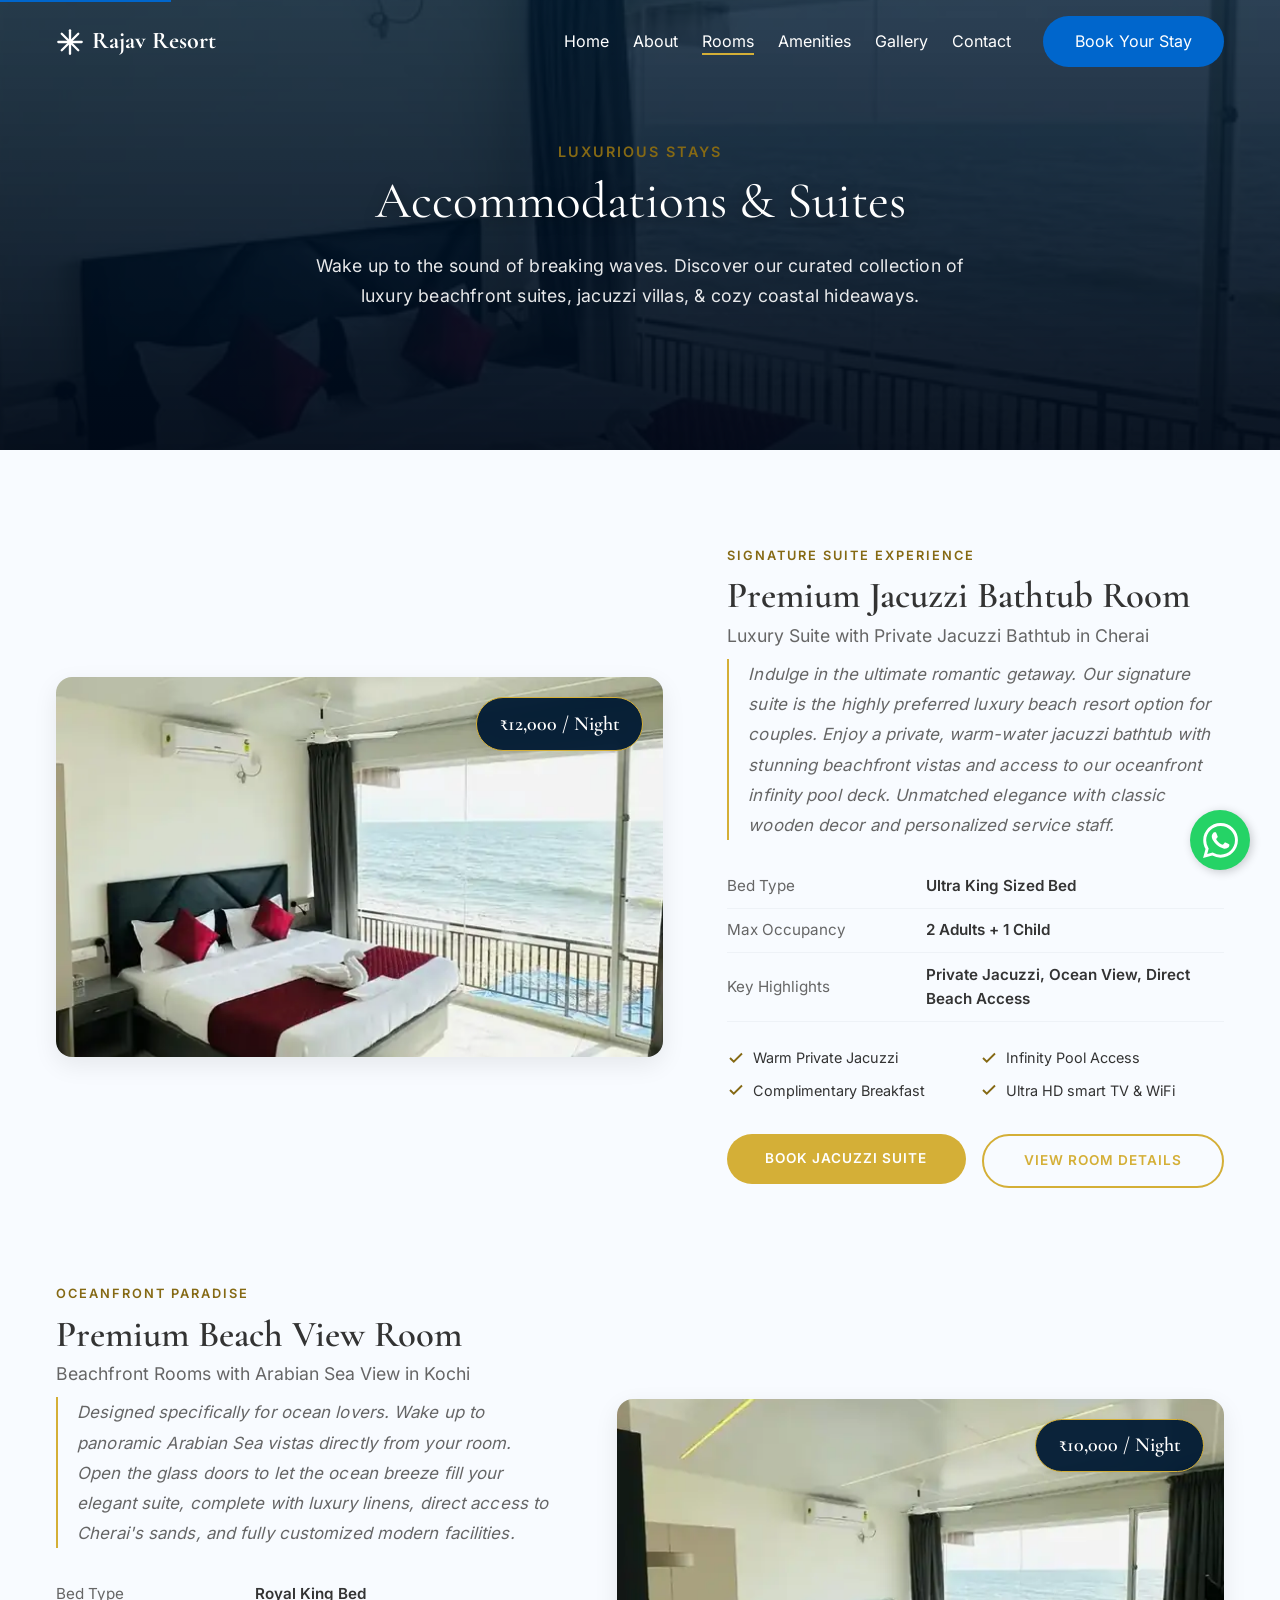
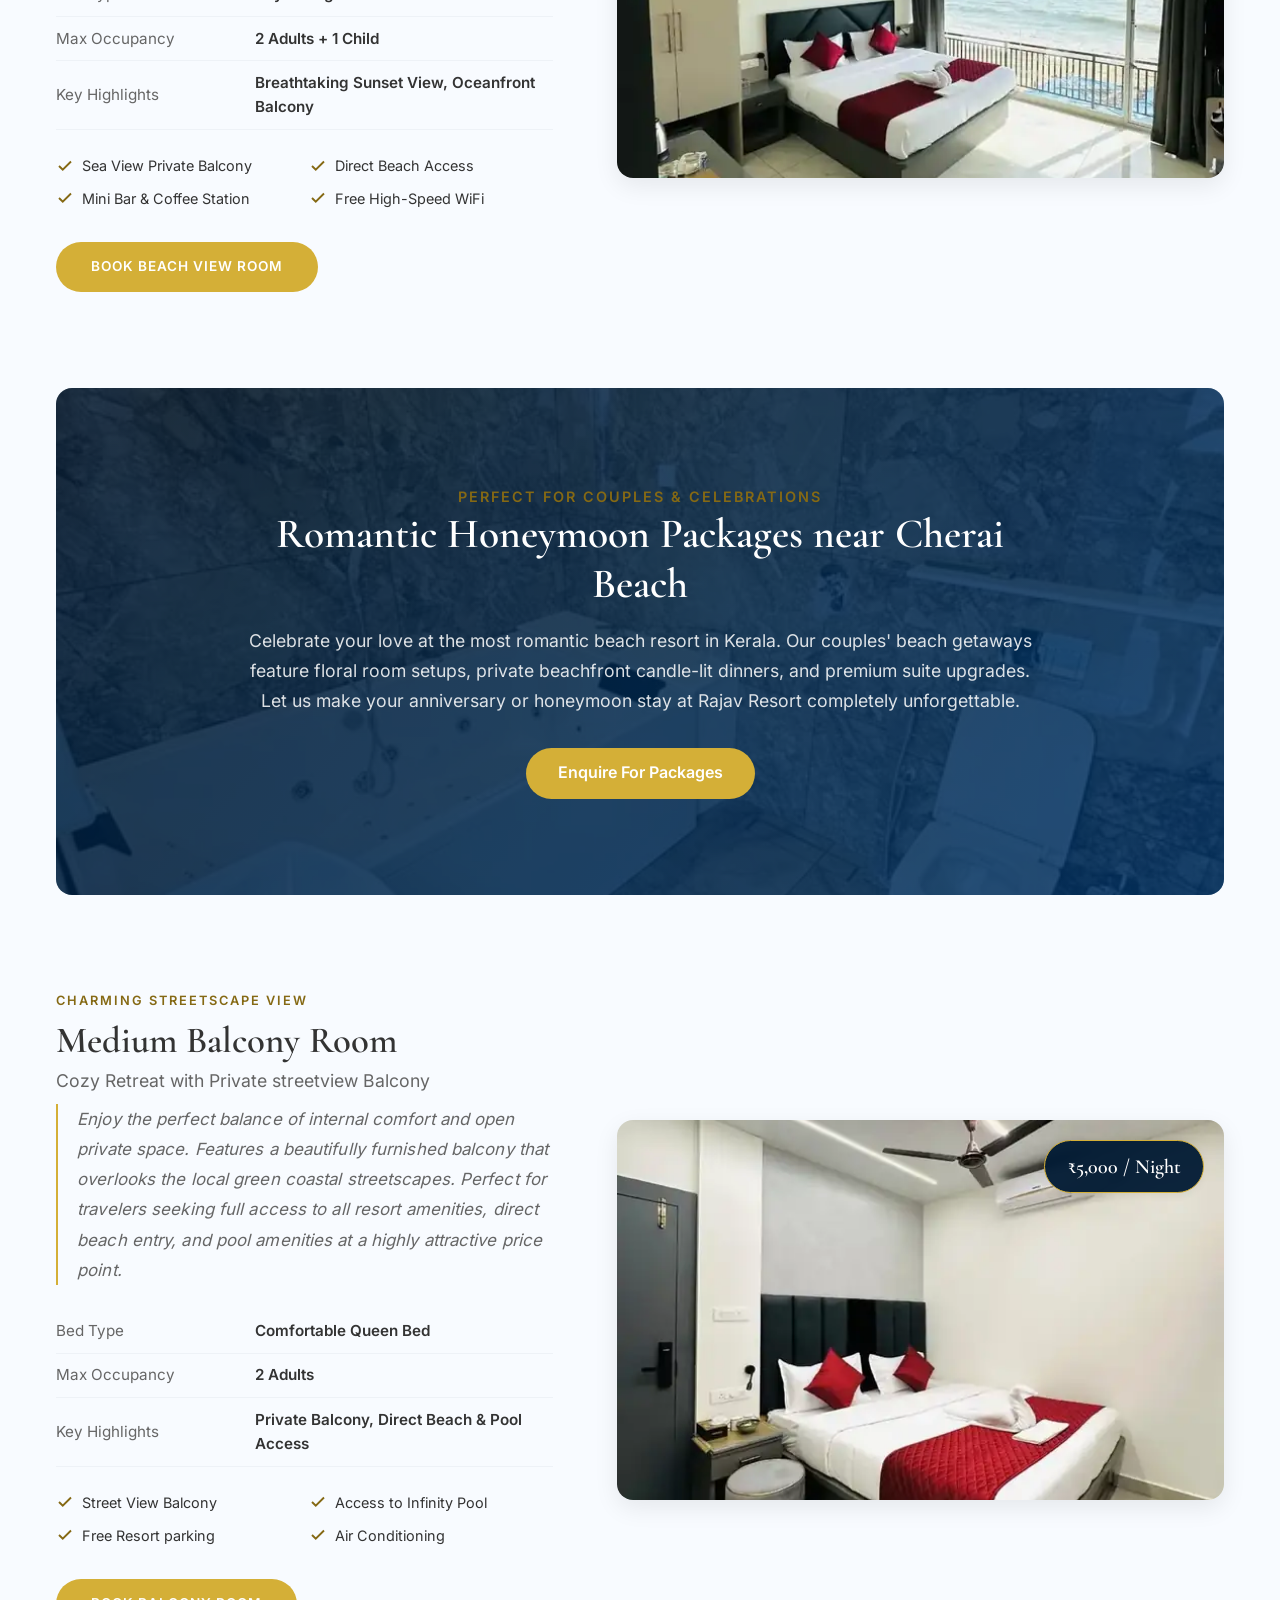
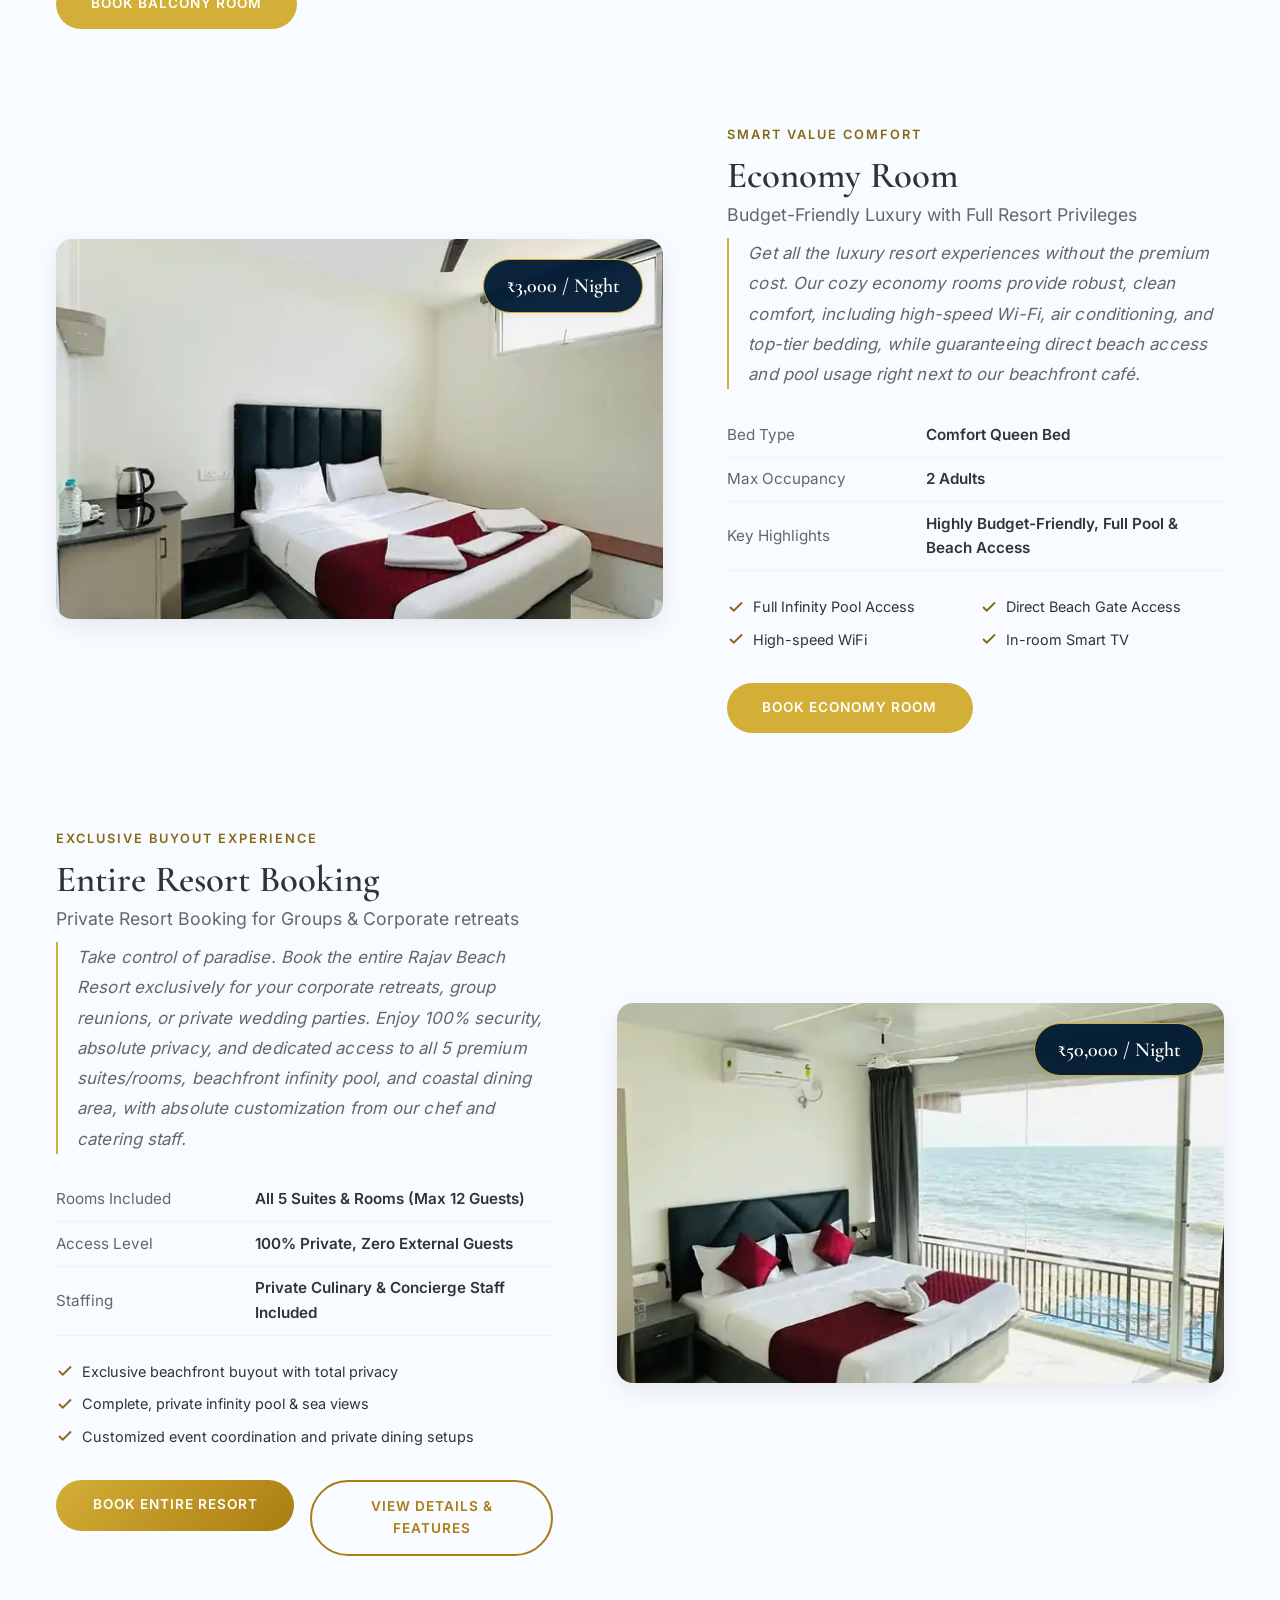
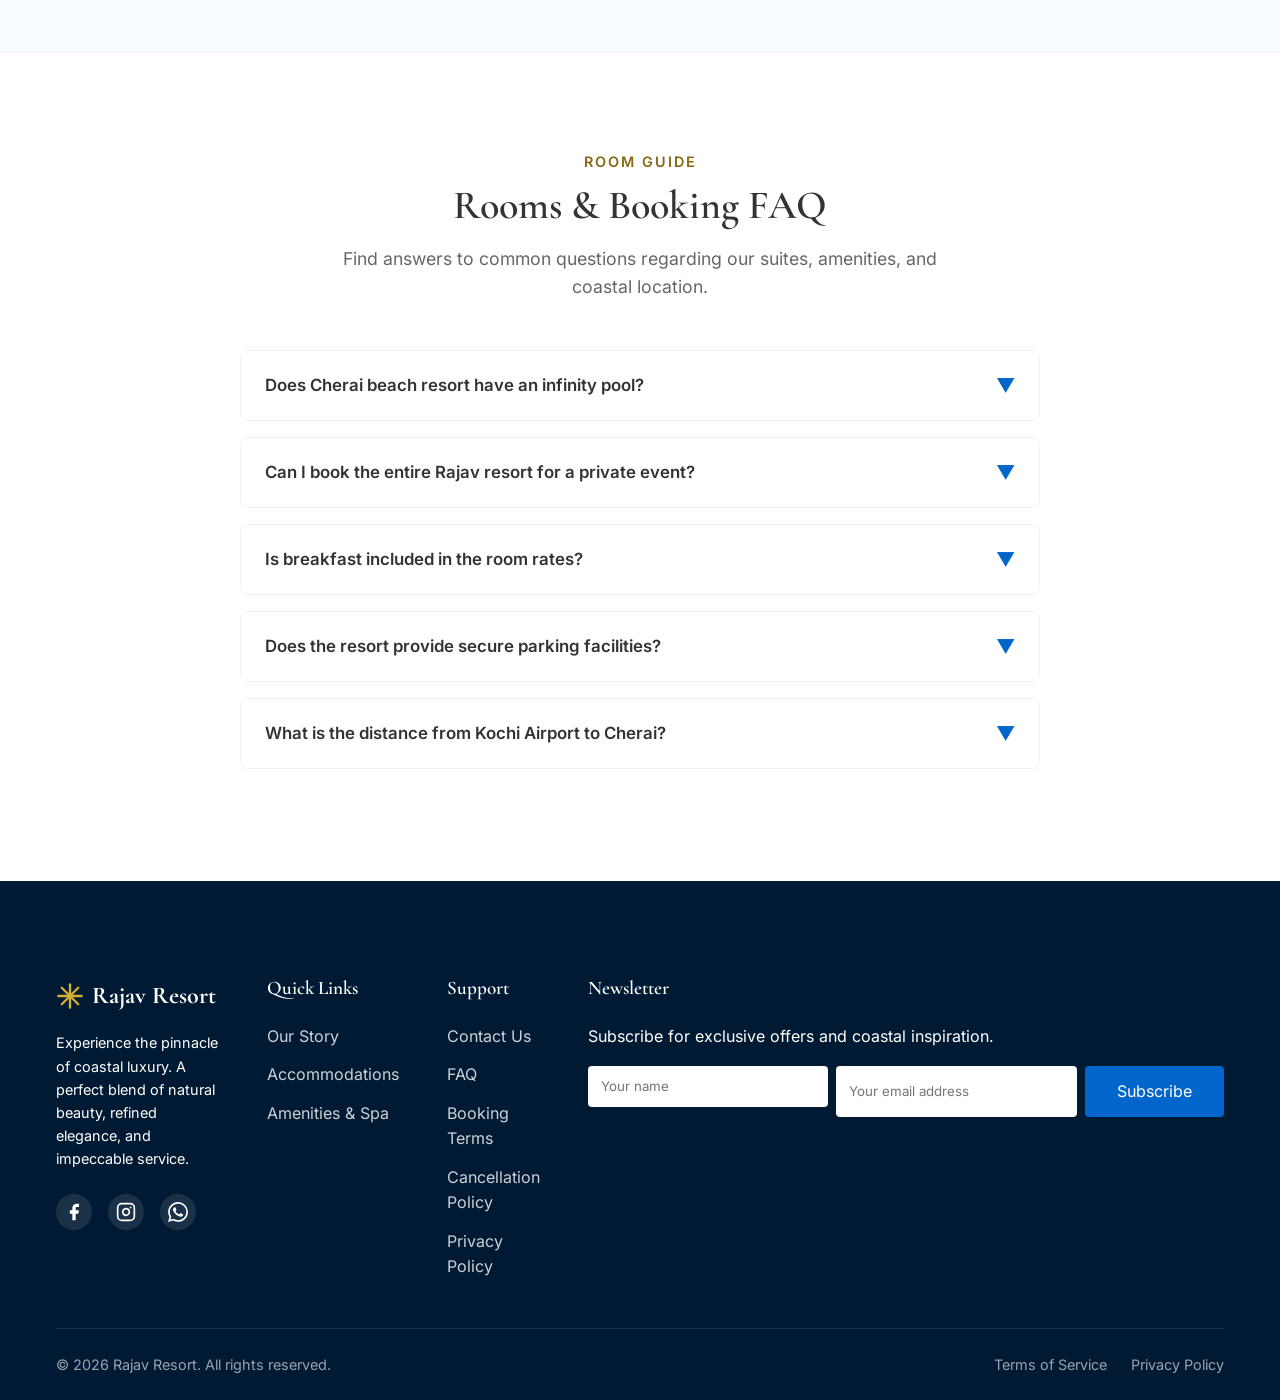
<file: rooms.html>
<!DOCTYPE html>
<html lang="en">
<head>
    <!-- Google Tag Manager -->
    <script>(function(w,d,s,l,i){w[l]=w[l]||[];w[l].push({'gtm.start':
    new Date().getTime(),event:'gtm.js'});var f=d.getElementsByTagName(s)[0],
    j=d.createElement(s),dl=l!='dataLayer'?'&l='+l:'';j.async=true;j.src=
    'https://www.googletagmanager.com/gtm.js?id='+i+dl;f.parentNode.insertBefore(j,f);
    })(window,document,'script','dataLayer','GTM-NDZXK87R');</script>
    <!-- End Google Tag Manager -->
    <!-- Google tag (gtag.js) - lazy loaded on user interaction for maximum performance & LLM readability -->
    <script>
      (function() {
        let scriptLoaded = false;
        function loadGTM() {
          if (scriptLoaded) return;
          scriptLoaded = true;
          const events = ['scroll', 'mousemove', 'touchstart', 'keydown'];
          events.forEach(event => window.removeEventListener(event, loadGTM));
          
          const script = document.createElement('script');
          script.async = true;
          script.src = "https://www.googletagmanager.com/gtag/js?id=G-L4D20GNVNX";
          document.head.appendChild(script);

          window.dataLayer = window.dataLayer || [];
          window.gtag = function(){window.dataLayer.push(arguments);}
          window.gtag('js', new Date());
          window.gtag('config', 'G-L4D20GNVNX');
        }
        const events = ['scroll', 'mousemove', 'touchstart', 'keydown'];
        events.forEach(event => window.addEventListener(event, loadGTM, { passive: true }));
        window.addEventListener('beforeunload', loadGTM);
      })();
    </script>
    
    <meta charset="UTF-8">
    <meta name="viewport" content="width=device-width, initial-scale=1.0">
    
    <!-- SEO Optimization: Primary Keywords in Title & Meta Tags -->
    <title>Luxury Beach Resort Cherai | Rooms & Suites - Rajav Beach Resort</title>
    <meta name="description" content="Stay at our luxury beach resort in Cherai, Kerala. Choose from romantic suites with private jacuzzi bathtubs, ocean views, and beachfront rooms near Kochi.">
    
    <link rel="icon" type="image/svg+xml" href="/favicon.svg" sizes="any">
    <meta name="application-name" content="Rajav Resort">
    <meta name="apple-mobile-web-app-title" content="Rajav Resort">
    
    <!-- Open Graph / Social Media Meta Tags -->
    <meta property="og:title" content="Premium Rooms & Suites with Private Jacuzzi | Rajav Beach Resort Cherai">
    <meta property="og:description" content="Experience premium rooms, romantic honeymoon suites with private jacuzzi bathtubs, and panoramic Arabian Sea views at Rajav Beach Resort Cherai.">
    <meta property="og:image" content="https://www.rajavbeachresort.com/room-jacuzzi.webp">
    <meta property="og:url" content="https://www.rajavbeachresort.com/rooms.html">
    <meta property="og:site_name" content="Rajav Resort">
    <meta property="og:type" content="website">

    <!-- Canonical Link -->
    <link rel="canonical" href="https://www.rajavbeachresort.com/rooms">

    <!-- Preloads & Styles -->
    <link rel="preload" href="style.css?v=7" as="style">
    <link rel="preload" href="fonts/cormorant-700.ttf" as="font" type="font/ttf" crossorigin="anonymous">
    <link rel="preload" href="fonts/inter-400.ttf" as="font" type="font/ttf" crossorigin="anonymous">
    <link rel="stylesheet" href="style.css?v=7">
    
    <!-- Modern Inline Styles for Rooms-Specific Elements -->
    <style>
        /* Rooms Catalog Page Specific Styles */
        .rooms-hero {
            height: 50vh;
            min-height: 380px;
            display: flex;
            align-items: center;
            justify-content: center;
            text-align: center;
            color: var(--clr-white);
            position: relative;
            background-color: var(--clr-black);
            overflow: hidden;
        }
        .rooms-hero::before {
            content: '';
            position: absolute;
            inset: 0;
            background-image: url('room-jacuzzi.webp');
            background-size: cover;
            background-position: center;
            z-index: 0;
            transform: scale(1.05);
            animation: slowZoom 20s ease-out infinite alternate;
        }
        @keyframes slowZoom {
            0% { transform: scale(1.05); }
            100% { transform: scale(1.12); }
        }
        .rooms-hero-overlay {
            position: absolute;
            inset: 0;
            background: linear-gradient(180deg, rgba(0, 26, 51, 0.8) 0%, rgba(0, 10, 25, 0.95) 100%);
            z-index: 1;
            backdrop-filter: brightness(0.9);
        }
        .rooms-hero-content {
            position: relative;
            z-index: 2;
            max-width: 800px;
            padding: 0 var(--space-sm);
        }
        .hero-tagline-container {
            margin-top: 1.2rem;
            max-width: 700px;
            margin-left: auto;
            margin-right: auto;
        }
        .hero-tagline-text {
            font-family: var(--font-body), 'Inter', sans-serif;
            font-size: 1.1rem;
            font-style: normal;
            color: rgba(255, 255, 255, 0.9);
            font-weight: 400;
            line-height: 1.7;
            letter-spacing: 0.2px;
            margin: 0;
        }
        
        /* Alternating Showcase Layout */
        .rooms-showcase {
            padding: var(--space-xl) 0;
        }
        .room-row {
            display: grid;
            grid-template-columns: 1.1fr 0.9fr;
            gap: 4rem;
            align-items: center;
            margin-bottom: var(--space-xl);
        }
        .room-row:nth-child(even) {
            grid-template-columns: 0.9fr 1.1fr;
        }
        .room-row:nth-child(even) .room-gallery-wrap {
            order: 2;
        }
        .room-row:last-child {
            margin-bottom: 0;
        }
        
        .room-gallery-wrap {
            position: relative;
            border-radius: var(--radius-lg);
            overflow: hidden;
            box-shadow: var(--shadow-md);
            aspect-ratio: 16 / 10;
        }
        .room-gallery-wrap img {
            width: 100%;
            height: 100%;
            object-fit: cover;
            transition: var(--transition-slow);
        }
        .room-gallery-wrap:hover img {
            transform: scale(1.05);
        }
        .room-price-tag {
            position: absolute;
            top: 20px;
            right: 20px;
            background: rgba(0, 26, 51, 0.95);
            backdrop-filter: blur(5px);
            color: var(--clr-white);
            padding: 0.6rem 1.4rem;
            border-radius: var(--radius-full);
            font-family: var(--font-heading);
            font-size: 1.25rem;
            border: 1px solid var(--clr-secondary);
            font-weight: 600;
            box-shadow: var(--shadow-sm);
        }
        
        .room-details-wrap {
            display: flex;
            flex-direction: column;
        }
        .room-seo-tag {
            color: var(--clr-secondary-text);
            text-transform: uppercase;
            letter-spacing: 2px;
            font-size: 0.8rem;
            font-weight: 600;
            margin-bottom: 0.5rem;
        }
        .room-heading {
            font-size: 2.3rem;
            margin-bottom: 0.8rem;
            line-height: 1.2;
            color: var(--clr-text-main);
        }
        .room-heading span {
            display: block;
            font-size: 1.1rem;
            font-family: var(--font-body);
            font-weight: 400;
            color: var(--clr-text-muted);
            margin-top: 0.4rem;
        }
        .room-text {
            color: var(--clr-text-muted);
            margin-bottom: 1.5rem;
            font-size: 1.05rem;
            line-height: 1.8;
            border-left: 2px solid var(--clr-secondary);
            padding-left: 1.2rem;
            font-style: italic;
            letter-spacing: 0.1px;
        }
        
        /* Specs Table */
        .room-specs {
            width: 100%;
            border-collapse: collapse;
            margin-bottom: 1.5rem;
        }
        .room-specs td {
            padding: 0.6rem 0;
            border-bottom: 1px solid #eef2f7;
            font-size: 0.95rem;
        }
        .room-specs td:first-child {
            color: var(--clr-text-muted);
            font-weight: 500;
            width: 40%;
        }
        .room-specs td:last-child {
            color: var(--clr-text-main);
            font-weight: 600;
        }
        
        /* Amenities Check */
        .room-amenities-check {
            display: grid;
            grid-template-columns: 1fr 1fr;
            gap: 0.6rem;
            margin-bottom: 2rem;
        }
        .room-amenities-check li {
            display: flex;
            align-items: center;
            gap: 0.5rem;
            font-size: 0.9rem;
            color: var(--clr-text-main);
        }
        .room-amenities-check li svg {
            color: var(--clr-secondary-text);
            flex-shrink: 0;
        }
        
        .room-row-btn {
            align-self: flex-start;
            padding: 0.9rem 2.2rem;
            font-weight: 600;
            text-transform: uppercase;
            letter-spacing: 1px;
            font-size: 0.85rem;
        }
        
        /* Honeymoon Callout Banner */
        .honeymoon-banner {
            background: linear-gradient(135deg, #001a33 0%, #003366 100%);
            color: var(--clr-white);
            padding: var(--space-xl) 0;
            position: relative;
            overflow: hidden;
            border-radius: var(--radius-lg);
            margin: var(--space-xl) 0;
        }
        .honeymoon-banner::before {
            content: '';
            position: absolute;
            inset: 0;
            background-image: url('bathroom.webp');
            background-size: cover;
            background-position: center;
            opacity: 0.15;
            z-index: 0;
        }
        .honeymoon-content {
            position: relative;
            z-index: 1;
            max-width: 800px;
            margin: 0 auto;
            text-align: center;
        }
        .honeymoon-title {
            color: var(--clr-white);
            font-size: 2.6rem;
            margin-bottom: 1rem;
        }
        .honeymoon-desc {
            color: rgba(255, 255, 255, 0.85);
            font-size: 1.1rem;
            margin-bottom: 2rem;
            line-height: 1.7;
        }
        
        /* Accordion FAQ Styles */
        .faq-rooms-wrap {
            max-width: 800px;
            margin: 3rem auto 0;
        }
        .faq-accordion-item {
            background: #fff;
            border: 1px solid #eef2f7;
            border-radius: var(--radius-md);
            margin-bottom: 1rem;
            overflow: hidden;
            transition: var(--transition-fast);
        }
        .faq-accordion-item:hover {
            box-shadow: var(--shadow-sm);
            border-color: rgba(0, 102, 204, 0.15);
        }
        .faq-header {
            padding: 1.2rem 1.5rem;
            display: flex;
            justify-content: space-between;
            align-items: center;
            cursor: pointer;
            user-select: none;
            background: #fff;
        }
        .faq-question-text {
            font-family: var(--font-body);
            font-size: 1.05rem;
            font-weight: 600;
            color: var(--clr-text-main);
            margin: 0;
        }
        .faq-icon-arrow {
            font-size: 1.2rem;
            font-weight: 300;
            color: var(--clr-primary);
            transition: transform 0.3s ease;
        }
        .faq-body {
            max-height: 0;
            overflow: hidden;
            transition: max-height 0.4s cubic-bezier(0, 1, 0, 1);
            padding: 0 1.5rem;
            background: var(--clr-bg-light);
        }
        .faq-body p {
            margin: 0;
            padding: 1rem 0 1.2rem;
            color: var(--clr-text-muted);
            line-height: 1.6;
            font-size: 0.95rem;
        }
        .faq-accordion-item.open .faq-body {
            max-height: 1000px;
            transition: max-height 0.6s cubic-bezier(1, 0, 1, 0);
        }
        .faq-accordion-item.open .faq-icon-arrow {
            transform: rotate(180deg);
        }
        
        @media (max-width: 992px) {
            .room-row, .room-row:nth-child(even) {
                grid-template-columns: 1fr;
                gap: 2rem;
            }
            .room-row:nth-child(even) .room-gallery-wrap {
                order: 0;
            }
            .room-heading {
                font-size: 2rem;
            }
        }
        
        @media (max-width: 768px) {
            .rooms-hero {
                min-height: 350px;
                padding-top: 90px; /* Elegant buffer to push "Luxurious Stays" below fixed mobile navigation header */
            }
            .room-row {
                margin-bottom: 3.5rem;
            }
            .room-heading {
                font-size: 1.8rem;
            }
            .room-heading span {
                font-size: 1rem;
            }
            .honeymoon-banner {
                padding: 3rem 1.5rem;
                margin: 3rem 0;
            }
            .honeymoon-title {
                font-size: 1.8rem;
            }
            .room-text {
                font-size: 0.98rem;
                line-height: 1.7;
                padding-left: 1rem;
                border-left-width: 2px;
            }
            .hero-tagline-text {
                font-size: 1rem;
            }
        }
        
        @media (max-width: 576px) {
            .rooms-hero {
                min-height: 320px;
                padding-top: 100px; /* Extra spacing on very small screens to clear the header */
            }
            .room-specs td:first-child {
                width: 30%;
            }
            .room-row {
                margin-bottom: 2.5rem;
            }
            .room-heading {
                font-size: 1.6rem;
            }
            .room-text {
                font-size: 0.95rem;
                margin-bottom: 1.2rem;
                line-height: 1.6;
                padding-left: 0.8rem;
            }
            .room-specs {
                margin-bottom: 1rem;
            }
            .room-amenities-check {
                grid-template-columns: 1fr;
                margin-bottom: 1.5rem;
            }
            .room-price-tag {
                padding: 0.4rem 1rem;
                font-size: 1rem;
                top: 15px;
                right: 15px;
            }
            .hero-tagline-text {
                font-size: 0.92rem;
                line-height: 1.6;
            }
            .honeymoon-title {
                font-size: 1.6rem;
            }
            .honeymoon-desc {
                font-size: 0.95rem;
                line-height: 1.6;
            }
        }
    </style>

    <!-- Schema Markup JSON-LD for Hotel Rooms SEO Rank -->
    <script type="application/ld+json">
    {
      "@context": "https://schema.org",
      "@type": "Hotel",
      "name": "Rajav Beach Resort Cherai",
      "image": [
        "https://www.rajavbeachresort.com/room-jacuzzi.webp",
        "https://www.rajavbeachresort.com/room-beach-view.webp",
        "https://www.rajavbeachresort.com/room-jacuzzi.webp"
      ],
      "priceRange": "₹3000 - ₹50000",
      "address": {
        "@type": "PostalAddress",
        "streetAddress": "Cherai Beach - Munambam Rd, Cherai, Kuzhuppilly",
        "addressLocality": "Cherai",
        "addressRegion": "Kerala",
        "postalCode": "683514",
        "addressCountry": "IN"
      },
      "telephone": "+918015562576",
      "starRating": {
        "@type": "Rating",
        "ratingValue": "5"
      },
      "containsPlace": [
        {
          "@type": "HotelRoom",
          "name": "Premium Jacuzzi Bathtub Room",
          "description": "Luxurious suite with private jacuzzi bathtub and panoramic beach views in Cherai, perfect for honeymooners.",
          "occupancy": {
            "@type": "QuantitativeValue",
            "value": 2
          },
          "bed": "1 King Bed",
          "amenityFeature": [
            { "@type": "LocationFeatureSpecification", "name": "Private Jacuzzi Bathtub", "value": true },
            { "@type": "LocationFeatureSpecification", "name": "Direct Beach Access", "value": true },
            { "@type": "LocationFeatureSpecification", "name": "Infinity Pool Access", "value": true }
          ]
        },
        {
          "@type": "HotelRoom",
          "name": "Premium Beach View Room",
          "description": "Spacious beachfront room overlooking the Arabian Sea on Cherai Beach, Kochi.",
          "occupancy": {
            "@type": "QuantitativeValue",
            "value": 2
          },
          "bed": "1 King Bed",
          "amenityFeature": [
            { "@type": "LocationFeatureSpecification", "name": "Ocean View", "value": true },
            { "@type": "LocationFeatureSpecification", "name": "Direct Beach Access", "value": true }
          ]
        }
      ]
    }
    </script>
</head>
<body class="rooms-page">
    <!-- Google Tag Manager (noscript) -->
    <noscript><iframe src="https://www.googletagmanager.com/ns.html?id=GTM-NDZXK87R"
    height="0" width="0" style="display:none;visibility:hidden"></iframe></noscript>
    <!-- End Google Tag Manager (noscript) -->
    <!-- Accessibility Skip Link -->
    <a href="#main-content" class="skip-link">Skip to main content</a>

    <!-- Header & Navigation (Linked back to index.html sections) -->
    <header class="site-header" id="header">
        <div class="container header-container">
            <a href="/" class="brand-logo" aria-label="Rajav Resort Home">
                <svg class="brand-icon" width="28" height="28" xmlns="http://www.w3.org/2000/svg" viewBox="0 0 24 24" fill="none" stroke="currentColor" stroke-width="2" stroke-linecap="round" stroke-linejoin="round"><path d="M2 12h20"/><path d="M12 2v20"/><path d="m4.93 4.93 14.14 14.14"/><path d="m19.07 4.93-14.14 14.14"/></svg>
                <span>Rajav Resort</span>
            </a>
            
            <button class="mobile-menu-toggle" aria-controls="primary-nav" aria-expanded="false" aria-label="Toggle navigation menu">
                <span class="hamburger-line"></span>
                <span class="hamburger-line"></span>
                <span class="hamburger-line"></span>
            </button>

            <nav id="primary-nav" class="primary-nav">
                <ul class="nav-links">
                    <li><a href="/#home">Home</a></li>
                    <li><a href="/#about">About</a></li>
                    <li><a href="/rooms" class="active">Rooms</a></li>
                    <li><a href="/#amenities">Amenities</a></li>
                    <li><a href="/#gallery">Gallery</a></li>
                    <li><a href="/#contact">Contact</a></li>
                </ul>
                <a href="/book-now" class="btn btn-primary nav-cta">Book Your Stay</a>
            </nav>
        </div>
    </header>

    <main id="main-content">
        <!-- Rooms Hero Section -->
        <section class="rooms-hero">
            <div class="rooms-hero-overlay"></div>
            <div class="container rooms-hero-content">
                <span class="section-tag" style="color: var(--clr-secondary-text);">Luxurious Stays</span>
                <h1 class="hero-title" style="margin-bottom: 0.8rem;">Accommodations & Suites</h1>
                <div class="hero-tagline-container">
                    <p class="hero-tagline-text">Wake up to the sound of breaking waves. Discover our curated collection of luxury beachfront suites, jacuzzi villas, & cozy coastal hideaways.</p>
                </div>
            </div>
        </section>

        <!-- Rooms Showcase Section -->
        <section class="rooms-showcase bg-light">
            <div class="container">
                
                <!-- Room 1: Premium Jacuzzi Bathtub Room -->
                <div class="room-row" id="jacuzzi-suite">
                    <div class="room-gallery-wrap loading-bg">
                        <img src="room-jacuzzi.webp" srcset="room-jacuzzi-400w.webp 400w, room-jacuzzi.webp 800w" sizes="(max-width: 600px) 400px, 800px" alt="Premium Jacuzzi Suite with Beach View in Kerala" loading="lazy">
                        <span class="room-price-tag">₹12,000 / Night</span>
                    </div>
                    <div class="room-details-wrap">
                        <span class="room-seo-tag">Signature Suite Experience</span>
                        <h2 class="room-heading">
                            Premium Jacuzzi Bathtub Room
                            <span>Luxury Suite with Private Jacuzzi Bathtub in Cherai</span>
                        </h2>
                        <p class="room-text">Indulge in the ultimate romantic getaway. Our signature suite is the highly preferred luxury beach resort option for couples. Enjoy a private, warm-water jacuzzi bathtub with stunning beachfront vistas and access to our oceanfront infinity pool deck. Unmatched elegance with classic wooden decor and personalized service staff.</p>
                        
                        <table class="room-specs">
                            <tr>
                                <td>Bed Type</td>
                                <td>Ultra King Sized Bed</td>
                            </tr>
                            <tr>
                                <td>Max Occupancy</td>
                                <td>2 Adults + 1 Child</td>
                            </tr>
                            <tr>
                                <td>Key Highlights</td>
                                <td>Private Jacuzzi, Ocean View, Direct Beach Access</td>
                            </tr>
                        </table>

                        <ul class="room-amenities-check">
                            <li><svg width="18" height="18" viewBox="0 0 24 24" fill="none" stroke="currentColor" stroke-width="2.5"><polyline points="20 6 9 17 4 12"/></svg> Warm Private Jacuzzi</li>
                            <li><svg width="18" height="18" viewBox="0 0 24 24" fill="none" stroke="currentColor" stroke-width="2.5"><polyline points="20 6 9 17 4 12"/></svg> Infinity Pool Access</li>
                            <li><svg width="18" height="18" viewBox="0 0 24 24" fill="none" stroke="currentColor" stroke-width="2.5"><polyline points="20 6 9 17 4 12"/></svg> Complimentary Breakfast</li>
                            <li><svg width="18" height="18" viewBox="0 0 24 24" fill="none" stroke="currentColor" stroke-width="2.5"><polyline points="20 6 9 17 4 12"/></svg> Ultra HD smart TV & WiFi</li>
                        </ul>

                        <div class="room-actions-group" style="display: flex; gap: 1rem; flex-wrap: wrap;">
                            <a href="/book-now?roomType=Premium+Jacuzzi+Bathtub+Room" class="btn btn-secondary room-row-btn" style="flex: 1; text-align: center; margin-bottom: 0;">Book Jacuzzi Suite</a>
                            <a href="/jacuzzi-room" class="btn btn-outline room-row-btn" style="flex: 1; text-align: center; border: 2px solid var(--clr-secondary); color: var(--clr-secondary); background: transparent; margin-bottom: 0;">View Room Details</a>
                        </div>
                    </div>
                </div>

                <!-- Room 2: Premium Beach View Room -->
                <div class="room-row" id="beach-view-room">
                    <div class="room-gallery-wrap loading-bg">
                        <img src="room-beach-view.webp" srcset="room-beach-view-400w.webp 400w, room-beach-view.webp 800w" sizes="(max-width: 600px) 400px, 800px" alt="Premium Beach View Room overlooking Arabian Sea" loading="lazy">
                        <span class="room-price-tag">₹10,000 / Night</span>
                    </div>
                    <div class="room-details-wrap">
                        <span class="room-seo-tag">Oceanfront Paradise</span>
                        <h2 class="room-heading">
                            Premium Beach View Room
                            <span>Beachfront Rooms with Arabian Sea View in Kochi</span>
                        </h2>
                        <p class="room-text">Designed specifically for ocean lovers. Wake up to panoramic Arabian Sea vistas directly from your room. Open the glass doors to let the ocean breeze fill your elegant suite, complete with luxury linens, direct access to Cherai's sands, and fully customized modern facilities.</p>
                        
                        <table class="room-specs">
                            <tr>
                                <td>Bed Type</td>
                                <td>Royal King Bed</td>
                            </tr>
                            <tr>
                                <td>Max Occupancy</td>
                                <td>2 Adults + 1 Child</td>
                            </tr>
                            <tr>
                                <td>Key Highlights</td>
                                <td>Breathtaking Sunset View, Oceanfront Balcony</td>
                            </tr>
                        </table>

                        <ul class="room-amenities-check">
                            <li><svg width="18" height="18" viewBox="0 0 24 24" fill="none" stroke="currentColor" stroke-width="2.5"><polyline points="20 6 9 17 4 12"/></svg> Sea View Private Balcony</li>
                            <li><svg width="18" height="18" viewBox="0 0 24 24" fill="none" stroke="currentColor" stroke-width="2.5"><polyline points="20 6 9 17 4 12"/></svg> Direct Beach Access</li>
                            <li><svg width="18" height="18" viewBox="0 0 24 24" fill="none" stroke="currentColor" stroke-width="2.5"><polyline points="20 6 9 17 4 12"/></svg> Mini Bar & Coffee Station</li>
                            <li><svg width="18" height="18" viewBox="0 0 24 24" fill="none" stroke="currentColor" stroke-width="2.5"><polyline points="20 6 9 17 4 12"/></svg> Free High-Speed WiFi</li>
                        </ul>

                        <a href="/book-now?roomType=Premium+Beach+View+Room" class="btn btn-secondary room-row-btn">Book Beach View Room</a>
                    </div>
                </div>

                <!-- Couples / Honeymoon Callout Banner (High-Impact Audit Keyword mapping) -->
                <div class="honeymoon-banner">
                    <div class="honeymoon-content">
                        <span class="room-seo-tag" style="color: var(--clr-secondary-text); font-size: 0.9rem;">Perfect for Couples & Celebrations</span>
                        <h2 class="honeymoon-title">Romantic Honeymoon Packages near Cherai Beach</h2>
                        <p class="honeymoon-desc">Celebrate your love at the most romantic beach resort in Kerala. Our couples' beach getaways feature floral room setups, private beachfront candle-lit dinners, and premium suite upgrades. Let us make your anniversary or honeymoon stay at Rajav Resort completely unforgettable.</p>
                        <a href="/#contact" class="btn btn-secondary" style="font-weight:700;">Enquire For Packages</a>
                    </div>
                </div>

                <!-- Room 3: Medium Balcony Room -->
                <div class="room-row" id="medium-balcony-room">
                    <div class="room-gallery-wrap loading-bg">
                        <img src="room-balcony.webp" srcset="room-balcony-400w.webp 400w, room-balcony.webp 800w" sizes="(max-width: 600px) 400px, 800px" alt="Comfortable Medium Balcony Room in Cherai" loading="lazy">
                        <span class="room-price-tag">₹5,000 / Night</span>
                    </div>
                    <div class="room-details-wrap">
                        <span class="room-seo-tag">Charming Streetscape View</span>
                        <h2 class="room-heading">
                            Medium Balcony Room
                            <span>Cozy Retreat with Private streetview Balcony</span>
                        </h2>
                        <p class="room-text">Enjoy the perfect balance of internal comfort and open private space. Features a beautifully furnished balcony that overlooks the local green coastal streetscapes. Perfect for travelers seeking full access to all resort amenities, direct beach entry, and pool amenities at a highly attractive price point.</p>
                        
                        <table class="room-specs">
                            <tr>
                                <td>Bed Type</td>
                                <td>Comfortable Queen Bed</td>
                            </tr>
                            <tr>
                                <td>Max Occupancy</td>
                                <td>2 Adults</td>
                            </tr>
                            <tr>
                                <td>Key Highlights</td>
                                <td>Private Balcony, Direct Beach & Pool Access</td>
                            </tr>
                        </table>

                        <ul class="room-amenities-check">
                            <li><svg width="18" height="18" viewBox="0 0 24 24" fill="none" stroke="currentColor" stroke-width="2.5"><polyline points="20 6 9 17 4 12"/></svg> Street View Balcony</li>
                            <li><svg width="18" height="18" viewBox="0 0 24 24" fill="none" stroke="currentColor" stroke-width="2.5"><polyline points="20 6 9 17 4 12"/></svg> Access to Infinity Pool</li>
                            <li><svg width="18" height="18" viewBox="0 0 24 24" fill="none" stroke="currentColor" stroke-width="2.5"><polyline points="20 6 9 17 4 12"/></svg> Free Resort parking</li>
                            <li><svg width="18" height="18" viewBox="0 0 24 24" fill="none" stroke="currentColor" stroke-width="2.5"><polyline points="20 6 9 17 4 12"/></svg> Air Conditioning</li>
                        </ul>

                        <a href="/book-now?roomType=Medium+Balcony+Room" class="btn btn-secondary room-row-btn">Book Balcony Room</a>
                    </div>
                </div>

                <!-- Room 4: Economy Room -->
                <div class="room-row" id="economy-room">
                    <div class="room-gallery-wrap loading-bg">
                        <img src="room-economy.webp" srcset="room-economy-400w.webp 400w, room-economy.webp 800w" sizes="(max-width: 600px) 400px, 800px" alt="Affordable Economy Room at Rajav Resort Kochi" loading="lazy">
                        <span class="room-price-tag">₹3,000 / Night</span>
                    </div>
                    <div class="room-details-wrap">
                        <span class="room-seo-tag">Smart Value Comfort</span>
                        <h2 class="room-heading">
                            Economy Room
                            <span>Budget-Friendly Luxury with Full Resort Privileges</span>
                        </h2>
                        <p class="room-text">Get all the luxury resort experiences without the premium cost. Our cozy economy rooms provide robust, clean comfort, including high-speed Wi-Fi, air conditioning, and top-tier bedding, while guaranteeing direct beach access and pool usage right next to our beachfront café.</p>
                        
                        <table class="room-specs">
                            <tr>
                                <td>Bed Type</td>
                                <td>Comfort Queen Bed</td>
                            </tr>
                            <tr>
                                <td>Max Occupancy</td>
                                <td>2 Adults</td>
                            </tr>
                            <tr>
                                <td>Key Highlights</td>
                                <td>Highly Budget-Friendly, Full Pool & Beach Access</td>
                            </tr>
                        </table>

                        <ul class="room-amenities-check">
                            <li><svg width="18" height="18" viewBox="0 0 24 24" fill="none" stroke="currentColor" stroke-width="2.5"><polyline points="20 6 9 17 4 12"/></svg> Full Infinity Pool Access</li>
                            <li><svg width="18" height="18" viewBox="0 0 24 24" fill="none" stroke="currentColor" stroke-width="2.5"><polyline points="20 6 9 17 4 12"/></svg> Direct Beach Gate Access</li>
                            <li><svg width="18" height="18" viewBox="0 0 24 24" fill="none" stroke="currentColor" stroke-width="2.5"><polyline points="20 6 9 17 4 12"/></svg> High-speed WiFi</li>
                            <li><svg width="18" height="18" viewBox="0 0 24 24" fill="none" stroke="currentColor" stroke-width="2.5"><polyline points="20 6 9 17 4 12"/></svg> In-room Smart TV</li>
                        </ul>

                        <a href="/book-now?roomType=Economy+Room" class="btn btn-secondary room-row-btn">Book Economy Room</a>
                    </div>
                </div>

                <!-- Room 5: Entire Resort Booking (Exclusive Buyout) -->
                <div class="room-row" id="entire-resort-booking">
                    <div class="room-gallery-wrap loading-bg">
                        <img src="room-jacuzzi.webp" alt="Exclusive Private Beach Resort Buyout in Kochi" loading="lazy">
                        <span class="room-price-tag">₹50,000 / Night</span>
                    </div>
                    <div class="room-details-wrap">
                        <span class="room-seo-tag">Exclusive Buyout Experience</span>
                        <h2 class="room-heading">
                            Entire Resort Booking
                            <span>Private Resort Booking for Groups & Corporate retreats</span>
                        </h2>
                        <p class="room-text">Take control of paradise. Book the entire Rajav Beach Resort exclusively for your corporate retreats, group reunions, or private wedding parties. Enjoy 100% security, absolute privacy, and dedicated access to all 5 premium suites/rooms, beachfront infinity pool, and coastal dining area, with absolute customization from our chef and catering staff.</p>
                        
                        <table class="room-specs">
                            <tr>
                                <td>Rooms Included</td>
                                <td>All 5 Suites & Rooms (Max 12 Guests)</td>
                            </tr>
                            <tr>
                                <td>Access Level</td>
                                <td>100% Private, Zero External Guests</td>
                            </tr>
                            <tr>
                                <td>Staffing</td>
                                <td>Private Culinary & Concierge Staff Included</td>
                            </tr>
                        </table>

                        <ul class="room-amenities-check" style="grid-template-columns: 1fr;">
                            <li><svg width="18" height="18" viewBox="0 0 24 24" fill="none" stroke="currentColor" stroke-width="2.5"><polyline points="20 6 9 17 4 12"/></svg> Exclusive beachfront buyout with total privacy</li>
                            <li><svg width="18" height="18" viewBox="0 0 24 24" fill="none" stroke="currentColor" stroke-width="2.5"><polyline points="20 6 9 17 4 12"/></svg> Complete, private infinity pool & sea views</li>
                            <li><svg width="18" height="18" viewBox="0 0 24 24" fill="none" stroke="currentColor" stroke-width="2.5"><polyline points="20 6 9 17 4 12"/></svg> Customized event coordination and private dining setups</li>
                        </ul>

                        <div class="room-actions-group" style="display: flex; gap: 1rem; flex-wrap: wrap;">
                            <a href="/book-now?roomType=Entire+Resort+Booking" class="btn btn-secondary room-row-btn" style="flex: 1; text-align: center; background: linear-gradient(135deg, #d4af37, #aa7c11); margin-bottom: 0;">Book Entire Resort</a>
                            <a href="/entire-resort-booking" class="btn btn-outline room-row-btn" style="flex: 1; text-align: center; border: 2px solid #aa7c11; color: #aa7c11; background: transparent; margin-bottom: 0;">View Details & Features</a>
                        </div>
                    </div>
                </div>

            </div>
        </section>

        <!-- Accommodations FAQ Section (Search Console People Also Ask Optimization) -->
        <section class="section-padding bg-white" style="border-top: 1px solid #eef2f7;">
            <div class="container">
                <div class="section-header text-center">
                    <span class="section-tag">Room Guide</span>
                    <h2 class="section-title">Rooms & Booking FAQ</h2>
                    <p class="section-subtitle">Find answers to common questions regarding our suites, amenities, and coastal location.</p>
                </div>

                <div class="faq-rooms-wrap">
                    
                    <div class="faq-accordion-item">
                        <div class="faq-header">
                            <h3 class="faq-question-text">Does Cherai beach resort have an infinity pool?</h3>
                            <span class="faq-icon-arrow">▼</span>
                        </div>
                        <div class="faq-body">
                            <p>Yes! Rajav Resort has a beautiful beachfront infinity pool that directly overlooks the Arabian Sea. All guests, regardless of room tier (including our Economy rooms), have full complimentary access to the pool deck and sunbeds.</p>
                        </div>
                    </div>

                    <div class="faq-accordion-item">
                        <div class="faq-header">
                            <h3 class="faq-question-text">Can I book the entire Rajav resort for a private event?</h3>
                            <span class="faq-icon-arrow">▼</span>
                        </div>
                        <div class="faq-body">
                            <p>Yes, we offer an exclusive Entire Resort Booking package. You can rent the entire property for ₹50,000 per night. This includes all 5 guest suites, private pool access, beach frontage, and a dedicated services team for corporate gatherings, weddings, or family getaways.</p>
                        </div>
                    </div>

                    <div class="faq-accordion-item">
                        <div class="faq-header">
                            <h3 class="faq-question-text">Is breakfast included in the room rates?</h3>
                            <span class="faq-icon-arrow">▼</span>
                        </div>
                        <div class="faq-body">
                            <p>Complimentary breakfast is included with our Premium Jacuzzi Bathtub Room, Premium Beach View Room, and Entire Resort Booking. For our Balcony and Economy rooms, you can add breakfast during your booking, or enjoy customized meals at our Beachside Café.</p>
                        </div>
                    </div>

                    <div class="faq-accordion-item">
                        <div class="faq-header">
                            <h3 class="faq-question-text">Does the resort provide secure parking facilities?</h3>
                            <span class="faq-icon-arrow">▼</span>
                        </div>
                        <div class="faq-body">
                            <p>Yes, Rajav Resort provides secure, gated, on-site parking for all our guests. Parking is completely free during your stay, whether you are staying in our suites or booking the entire property.</p>
                        </div>
                    </div>

                    <div class="faq-accordion-item">
                        <div class="faq-header">
                            <h3 class="faq-question-text">What is the distance from Kochi Airport to Cherai?</h3>
                            <span class="faq-icon-arrow">▼</span>
                        </div>
                        <div class="faq-body">
                            <p>Rajav Resort is located approximately 27 km (within 30 km) from the Cochin International Airport (COK). The driving time is roughly 45 to 60 minutes depending on traffic. We can arrange airport pickups and drop-offs upon request.</p>
                        </div>
                    </div>

                </div>
            </div>
        </section>
    </main>

    <!-- Footer (Standardized across the website) -->
    <footer class="site-footer">
        <div class="container">
            <div class="footer-grid">
                <div class="footer-col brand-col">
                    <a href="/" class="footer-logo">
                        <svg class="brand-icon" width="28" height="28" xmlns="http://www.w3.org/2000/svg" viewBox="0 0 24 24" fill="none" stroke="#D4AF37" stroke-width="2" stroke-linecap="round" stroke-linejoin="round"><path d="M2 12h20"/><path d="M12 2v20"/><path d="m4.93 4.93 14.14 14.14"/><path d="m19.07 4.93-14.14 14.14"/></svg>
                        Rajav Resort
                    </a>
                    <p class="footer-desc">Experience the pinnacle of coastal luxury. A perfect blend of natural beauty, refined elegance, and impeccable service.</p>
                    <div class="social-links">
                        <a href="https://www.facebook.com/" target="_blank" rel="noopener" aria-label="Facebook">
                            <svg width="20" height="20" viewBox="0 0 24 24" fill="currentColor"><path d="M18 2h-3a5 5 0 0 0-5 5v3H7v4h3v8h4v-8h3l1-4h-4V7a1 1 0 0 1 1-1h3z"/></svg>
                        </a>
                        <a href="https://www.instagram.com/rajavbeachresort" target="_blank" rel="noopener" aria-label="Instagram">
                            <svg width="20" height="20" viewBox="0 0 24 24" fill="none" stroke="currentColor" stroke-width="2" stroke-linecap="round" stroke-linejoin="round"><rect x="2" y="2" width="20" height="20" rx="5" ry="5"/><path d="M16 11.37A4 4 0 1 1 12.63 8 4 4 0 0 1 16 11.37z"/><line x1="17.5" y1="6.5" x2="17.51" y2="6.5"/></svg>
                        </a>
                        <a href="https://wa.me/918015562576" target="_blank" rel="noopener" aria-label="WhatsApp">
                            <svg width="20" height="20" viewBox="0 0 24 24" fill="currentColor"><path d="M17.472 14.382c-.297-.149-1.758-.867-2.03-.967-.273-.099-.471-.148-.67.15-.197.297-.767.966-.94 1.164-.173.199-.347.223-.644.075-.297-.15-1.255-.463-2.39-1.475-.883-.788-1.48-1.761-1.653-2.059-.173-.297-.018-.458.13-.606.134-.133.298-.347.446-.52.149-.174.198-.298.298-.497.099-.198.05-.371-.025-.52-.075-.149-.669-1.612-.916-2.207-.242-.579-.487-.5-.669-.51-.173-.008-.371-.01-.57-.01-.198 0-.52.074-.792.372-.272.297-1.04 1.016-1.04 2.479 0 1.462 1.065 2.875 1.213 3.074.149.198 2.096 3.2 5.077 4.487.709.306 1.262.489 1.694.625.712.227 1.36.195 1.871.118.571-.085 1.758-.719 2.006-1.413.248-.694.248-1.289.173-1.413-.074-.124-.272-.198-.57-.347m-5.421 7.403h-.004a9.87 9.87 0 0 1-5.031-1.378l-.361-.214-3.741.982.998-3.648-.235-.374a9.86 9.86 0 0 1-1.51-5.26c.001-5.45 4.436-9.884 9.888-9.884 2.64 0 5.122 1.03 6.988 2.898a9.825 9.825 0 0 1 2.893 6.994c-.003 5.45-4.437 9.884-9.885 9.884m8.413-18.297A11.815 11.815 0 0 0 12.05 0C5.495 0 .16 5.335.157 11.892c0 2.096.547 4.142 1.588 5.945L.057 24l6.305-1.654a11.882 11.882 0 0 0 5.683 1.448h.005c6.554 0 11.89-5.335 11.893-11.893a11.821 11.821 0 0 0-3.48-8.413Z"/></svg>
                        </a>
                    </div>
                </div>
                <div class="footer-col">
                    <h3 class="footer-heading">Quick Links</h3>
                    <ul class="footer-links">
                        <li><a href="/#about">Our Story</a></li>
                        <li><a href="/rooms">Accommodations</a></li>
                        <li><a href="/#amenities">Amenities & Spa</a></li>
                    </ul>
                </div>
                <div class="footer-col">
                    <h3 class="footer-heading">Support</h3>
                    <ul class="footer-links">
                        <li><a href="/#contact">Contact Us</a></li>
                        <li><a href="/#faq">FAQ</a></li>
                        <li><a href="#">Booking Terms</a></li>
                        <li><a href="#">Cancellation Policy</a></li>
                        <li><a href="#">Privacy Policy</a></li>
                    </ul>
                </div>
                <div class="footer-col newsletter-col">
                    <h3 class="footer-heading">Newsletter</h3>
                    <p>Subscribe for exclusive offers and coastal inspiration.</p>
                    <form class="newsletter-form" id="newsletterForm" novalidate>
                        <input type="text" id="newsletter-name" name="name" placeholder="Your name" required aria-label="Name for newsletter" style="margin-bottom: 0.6rem;">
                        <input type="email" id="newsletter-email" name="email" placeholder="Your email address" required aria-label="Email for newsletter">
                        <button type="submit" class="btn btn-primary">Subscribe</button>
                    </form>
                    <div id="newsletter-success" style="display:none; margin-top:0.8rem; padding:0.8rem; background:rgba(212,175,55,0.15); border-radius:8px; border:1px solid var(--clr-accent); color:var(--clr-accent); font-size:0.85rem;">
                        ✅ Thank you! A confirmation has been sent to your email.
                    </div>
                </div>
            </div>
            <div class="footer-bottom">
                <p>&copy; 2026 Rajav Resort. All rights reserved.</p>
                <div class="footer-bottom-links">
                    <a href="#">Terms of Service</a>
                    <a href="#">Privacy Policy</a>
                </div>
            </div>
        </div>
    </footer>

    <!-- Full Booking Modal -->
    <div id="full-modal" class="modal-overlay" aria-hidden="true">
        <div class="modal-content">
            <button class="modal-close" aria-label="Close modal">&times;</button>
            <div class="modal-header">
                <div class="modal-icon">⚠️</div>
                <h3 class="modal-title">Fully Booked</h3>
            </div>
            <div class="modal-body">
                <p>We're sorry, but all rooms are currently reserved for your selected dates. Please try selecting a different date range or contact our team for assistance.</p>
            </div>
            <div class="modal-footer">
                <button class="btn btn-primary modal-btn-close">Select Different Dates</button>
                <a href="/#contact" class="btn btn-outline modal-btn-contact">Contact Concierge</a>
            </div>
        </div>
    </div>

    <!-- Scripts -->
    <script src="script.js?v=8" defer></script>
    
    <!-- Custom Rooms Page Accordion Interaction script -->
    <script>
        document.addEventListener('DOMContentLoaded', () => {
            // Room Accordion Toggles
            const accordions = document.querySelectorAll('.faq-accordion-item');
            accordions.forEach(item => {
                const header = item.querySelector('.faq-header');
                header.addEventListener('click', () => {
                    // Check if already open
                    const isOpen = item.classList.contains('open');
                    
                    // Close all
                    accordions.forEach(acc => acc.classList.remove('open'));
                    
                    // Toggle current
                    if (!isOpen) {
                        item.classList.add('open');
                    }
                });
            });
        });
    </script>

    <!-- Floating WhatsApp Button -->
    <a href="https://wa.me/918015562576" class="floating-whatsapp" target="_blank" rel="noopener" aria-label="Chat on WhatsApp">
        <svg viewBox="0 0 24 24" fill="currentColor" width="35" height="35"><path d="M17.472 14.382c-.297-.149-1.758-.867-2.03-.967-.273-.099-.471-.148-.67.15-.197.297-.767.966-.94 1.164-.173.199-.347.223-.644.075-.297-.15-1.255-.463-2.39-1.475-.883-.788-1.48-1.761-1.653-2.059-.173-.297-.018-.458.13-.606.134-.133.298-.347.446-.52.149-.174.198-.298.298-.497.099-.198.05-.371-.025-.52-.075-.149-.669-1.612-.916-2.207-.242-.579-.487-.5-.669-.51-.173-.008-.371-.01-.57-.01-.198 0-.52.074-.792.372-.272.297-1.04 1.016-1.04 2.479 0 1.462 1.065 2.875 1.213 3.074.149.198 2.096 3.2 5.077 4.487.709.306 1.262.489 1.694.625.712.227 1.36.195 1.871.118.571-.085 1.758-.719 2.006-1.413.248-.694.248-1.289.173-1.413-.074-.124-.272-.198-.57-.347m-5.421 7.403h-.004a9.87 9.87 0 0 1-5.031-1.378l-.361-.214-3.741.982.998-3.648-.235-.374a9.86 9.86 0 0 1-1.51-5.26c.001-5.45 4.436-9.884 9.888-9.884 2.64 0 5.122 1.03 6.988 2.898a9.825 9.825 0 0 1 2.893 6.994c-.003 5.45-4.437 9.884-9.885 9.884m8.413-18.297A11.815 11.815 0 0 0 12.05 0C5.495 0 .16 5.335.157 11.892c0 2.096.547 4.142 1.588 5.945L.057 24l6.305-1.654a11.882 11.882 0 0 0 5.683 1.448h.005c6.554 0 11.89-5.335 11.893-11.893a11.821 11.821 0 0 0-3.48-8.413Z"/></svg>
    </a>
</body>
</html>
</file>
<file: style.css>
/* ==========================================================================
   Local Fonts (Self-Hosted for Performance)
   ========================================================================== */
@font-face {
    font-family: 'Cormorant Garamond';
    src: url('fonts/cormorant-400.ttf') format('truetype');
    font-weight: 400;
    font-style: normal;
    font-display: swap;
}
@font-face {
    font-family: 'Cormorant Garamond';
    src: url('fonts/cormorant-600.ttf') format('truetype');
    font-weight: 600;
    font-style: normal;
    font-display: swap;
}
@font-face {
    font-family: 'Cormorant Garamond';
    src: url('fonts/cormorant-700.ttf') format('truetype');
    font-weight: 700;
    font-style: normal;
    font-display: swap;
}
@font-face {
    font-family: 'Inter';
    src: url('fonts/inter-400.ttf') format('truetype');
    font-weight: 400;
    font-style: normal;
    font-display: swap;
}
@font-face {
    font-family: 'Inter';
    src: url('fonts/inter-600.ttf') format('truetype');
    font-weight: 600;
    font-style: normal;
    font-display: swap;
}
@font-face {
    font-family: 'Pinyon Script';
    src: url('fonts/pinyon.ttf') format('truetype');
    font-weight: 400;
    font-style: normal;
    font-display: swap;
}

/* ==========================================================================
   CSS Variables & Custom Properties
   ========================================================================== */
:root {
    /* Colors */
    --clr-primary: #0066CC;
    --clr-primary-dark: #004d99;
    --clr-primary-light: #e6f0fa;
    --clr-secondary: #D4AF37; /* Gold/Sand Accent */
    --clr-secondary-dark: #b5952f;
    --clr-secondary-text: #856914; /* Darker gold for WCAG 4.5:1 contrast on white */
    --clr-bg: #FFFFFF;
    --clr-bg-light: #f8fbff;
    --clr-text-main: #333333;
    --clr-text-muted: #666666;
    --clr-white: #FFFFFF;
    --clr-black: #000000;
    --clr-error: #dc3545;
    
    /* Typography */
    --font-heading: 'Cormorant Garamond', serif;
    --font-body: 'Inter', sans-serif;
    --font-accent: 'Pinyon Script', cursive;
    
    /* Spacing */
    --space-xs: 0.5rem;
    --space-sm: 1rem;
    --space-md: 2rem;
    --space-lg: 4rem;
    --space-xl: 6rem;
    
    /* Effects */
    --shadow-sm: 0 2px 8px rgba(0,0,0,0.05);
    --shadow-md: 0 8px 24px rgba(0,0,0,0.08);
    --shadow-lg: 0 20px 40px rgba(0,0,0,0.12);
    --transition-fast: 0.2s ease;
    --transition-normal: 0.3s cubic-bezier(0.4, 0, 0.2, 1);
    --transition-slow: 0.6s cubic-bezier(0.4, 0, 0.2, 1);
    
    /* Border Radius */
    --radius-sm: 4px;
    --radius-md: 8px;
    --radius-lg: 16px;
    --radius-full: 9999px;
}

/* ==========================================================================
   Reset & Base Styles
   ========================================================================== */
*, *::before, *::after {
    box-sizing: border-box;
    margin: 0;
    padding: 0;
}

html {
    scroll-behavior: smooth;
    font-size: 16px;
    overflow-x: hidden;
}

body {
    font-family: var(--font-body);
    color: var(--clr-text-main);
    background-color: var(--clr-bg);
    line-height: 1.6;
    overflow-x: hidden;
}

h1, h2, h3, h4, h5, h6 {
    font-family: var(--font-heading);
    font-weight: 600;
    line-height: 1.2;
    color: var(--clr-text-main);
    margin-bottom: var(--space-sm);
}

a {
    color: var(--clr-primary);
    text-decoration: none;
    transition: var(--transition-fast);
}

a:hover {
    color: var(--clr-primary-dark);
}

ul {
    list-style: none;
}

img {
    max-width: 100%;
    height: auto;
    display: block;
}

/* Accessibility */
.skip-link {
    position: absolute;
    top: -40px;
    left: 0;
    background: var(--clr-primary);
    color: white;
    padding: 8px;
    z-index: 9999;
    transition: top 0.2s;
}

.skip-link:focus {
    top: 0;
}

:focus-visible {
    outline: 3px solid var(--clr-secondary);
    outline-offset: 2px;
}

/* Utilities */
.container {
    width: 100%;
    max-width: 1200px;
    margin: 0 auto;
    padding: 0 var(--space-sm);
}

.section-padding {
    padding: var(--space-xl) 0;
}

.bg-light { background-color: var(--clr-bg-light); }
.bg-primary { background-color: var(--clr-primary); }
.text-white { color: var(--clr-white); }
.text-white-80 { color: rgba(255,255,255,0.8); }
.text-center { text-align: center; }

/* Buttons */
.btn {
    display: inline-block;
    padding: 0.8rem 2rem;
    border-radius: var(--radius-full);
    font-weight: 500;
    text-align: center;
    cursor: pointer;
    border: none;
    transition: var(--transition-normal);
    font-family: var(--font-body);
    font-size: 1rem;
}

/* Input with Icon utility */
.input-with-icon {
    position: relative;
    width: 100%;
}

.input-with-icon input {
    padding-right: 2.5rem !important; /* Make room for icon */
}

/* Hide default browser calendar icon */
input[type="date"]::-webkit-calendar-picker-indicator {
    display: none;
    -webkit-appearance: none;
}

.input-icon {
    position: absolute;
    right: 0.8rem;
    top: 50%;
    transform: translateY(-50%);
    color: var(--clr-text-muted);
    pointer-events: none; /* Let clicks pass through to input */
    opacity: 0.7;
}

.availability-widget .input-icon {
    color: var(--clr-secondary);
}

.booking-form .input-icon {
    color: var(--clr-text-muted);
}

.btn-primary {
    background-color: var(--clr-primary);
    color: var(--clr-white);
}

.btn-primary:hover {
    background-color: var(--clr-primary-dark);
    color: var(--clr-white);
    transform: translateY(-2px);
    box-shadow: var(--shadow-md);
}

.btn-secondary {
    background-color: var(--clr-secondary);
    color: var(--clr-white);
}

.btn-secondary:hover {
    background-color: var(--clr-secondary-dark);
    color: var(--clr-white);
    transform: translateY(-2px);
    box-shadow: var(--shadow-md);
}

.btn-outline {
    background-color: transparent;
    color: var(--clr-white);
    border: 2px solid var(--clr-white);
}

.btn-outline:hover {
    background-color: var(--clr-white);
    color: var(--clr-primary);
}

.btn-large {
    padding: 1rem 2.5rem;
    font-size: 1.1rem;
}

.btn-block {
    display: block;
    width: 100%;
}

/* Loading Background for Images */
.loading-bg {
    background: linear-gradient(90deg, #f0f0f0 25%, #e0e0e0 50%, #f0f0f0 75%);
    background-size: 200% 100%;
    animation: loading 1.5s infinite;
}

@keyframes loading {
    0% { background-position: 200% 0; }
    100% { background-position: -200% 0; }
}

/* ==========================================================================
   Header & Navigation
   ========================================================================== */
.site-header {
    position: fixed;
    top: 0;
    left: 0;
    width: 100%;
    z-index: 1000;
    background-color: transparent;
    transition: var(--transition-normal);
    padding: 1rem 0;
}

.site-header.scrolled {
    background-color: rgba(255, 255, 255, 0.95);
    backdrop-filter: blur(10px);
    box-shadow: var(--shadow-sm);
    padding: 0.5rem 0;
}

.site-header.scrolled .brand-logo,
.site-header.scrolled .nav-links a {
    color: var(--clr-text-main);
}

.site-header.scrolled .mobile-menu-toggle .hamburger-line {
    background-color: var(--clr-text-main);
}

.header-container {
    display: flex;
    justify-content: space-between;
    align-items: center;
}

.brand-logo {
    display: flex;
    align-items: center;
    gap: 0.5rem;
    font-family: var(--font-heading);
    font-size: 1.5rem;
    font-weight: 700;
    color: var(--clr-white);
    text-decoration: none;
}

.brand-icon {
    width: 28px;
    height: 28px;
}

.primary-nav {
    display: flex;
    align-items: center;
    gap: 2rem;
}

.nav-links {
    display: flex;
    gap: 1.5rem;
}

.nav-links a {
    color: var(--clr-white);
    font-weight: 500;
    position: relative;
    padding-bottom: 4px;
}

.nav-links a::after {
    content: '';
    position: absolute;
    bottom: 0;
    left: 0;
    width: 0;
    height: 2px;
    background-color: var(--clr-secondary);
    transition: var(--transition-normal);
}

.nav-links a:hover::after,
.nav-links a.active::after {
    width: 100%;
}

.mobile-menu-toggle {
    display: none;
    background: transparent;
    border: none;
    cursor: pointer;
    padding: 0.5rem;
    z-index: 1001;
}

.hamburger-line {
    display: block;
    width: 25px;
    height: 2px;
    background-color: var(--clr-white);
    margin-bottom: 5px;
    transition: var(--transition-normal);
}

.hamburger-line:last-child {
    margin-bottom: 0;
}

/* ==========================================================================
   Hero Section
   ========================================================================== */
.hero-section {
    position: relative;
    height: 100vh;
    min-height: 600px;
    display: flex;
    align-items: center;
    justify-content: center;
    text-align: center;
    overflow: hidden; /* Hide the zooming image overflow */
    background-color: var(--clr-black);
    color: var(--clr-white);
}

/* The actual background image with a cinematic zoom animation */
.hero-section::before {
    content: '';
    position: absolute;
    inset: -5%; /* Room for zooming */
    background-image: url('hero-bg.webp');
    background-size: cover;
    background-position: center;
    animation: cinematicZoom 25s ease-out infinite alternate;
    z-index: 0;
}

@keyframes cinematicZoom {
    0% { transform: scale(1); }
    100% { transform: scale(1.1); }
}

.hero-overlay {
    position: absolute;
    inset: 0;
    z-index: 1;
    /* Ultra-Premium Color Grading:
       1. Deep vignette to focus eyes on the center
       2. Split toning (Warm Gold to Ocean Blue) to make the ocean pop and room feel luxurious
    */
    background: 
        radial-gradient(circle at center, rgba(0,0,0,0) 0%, rgba(0, 5, 20, 0.85) 100%),
        linear-gradient(135deg, rgba(212, 175, 55, 0.2) 0%, rgba(0, 77, 153, 0.5) 100%);
    backdrop-filter: contrast(1.2) saturate(1.3) brightness(0.95);
}

.hero-content {
    position: relative;
    z-index: 2;
    max-width: 900px;
    padding: 0 var(--space-sm);
    animation: fadeInUp 1.5s cubic-bezier(0.2, 0.8, 0.2, 1) forwards;
}

.subtitle-wrapper {
    display: flex;
    align-items: center;
    justify-content: center;
    gap: 15px;
    margin-bottom: 1.5rem;
}

.subtitle-wrapper .line {
    width: 40px;
    height: 1px;
    background-color: var(--clr-secondary);
}

.hero-subtitle {
    display: inline-block;
    font-family: var(--font-body);
    font-size: 0.8rem;
    font-weight: 500;
    letter-spacing: 4px;
    text-transform: uppercase;
    color: var(--clr-secondary);
}

.hero-title {
    font-family: var(--font-heading);
    font-size: clamp(2.2rem, 4vw, 4rem);
    font-weight: 400;
    color: var(--clr-white);
    line-height: 1.2;
    margin-bottom: 1.5rem;
    text-shadow: 0 4px 15px rgba(0,0,0,0.4);
}

.hero-title .italic-text {
    font-style: italic;
    font-weight: 300;
    color: var(--clr-white);
}

.hero-description {
    font-family: var(--font-body);
    font-size: 1.05rem;
    font-weight: 300;
    max-width: 550px;
    margin: 0 auto 2.5rem;
    line-height: 1.7;
    color: rgba(255, 255, 255, 0.9);
    text-shadow: 0 2px 10px rgba(0,0,0,0.5);
}

.hero-buttons {
    display: flex;
    gap: 1.5rem;
    justify-content: center;
}

/* Premium Buttons specifically for Hero (or global use) */
.btn-premium {
    position: relative;
    display: inline-flex;
    align-items: center;
    justify-content: center;
    padding: 1rem 2.5rem;
    font-family: var(--font-body);
    font-size: 0.9rem;
    font-weight: 500;
    letter-spacing: 2px;
    text-transform: uppercase;
    color: var(--clr-white);
    background: transparent;
    border: 1px solid rgba(255, 255, 255, 0.5);
    overflow: hidden;
    transition: all 0.4s ease;
    border-radius: var(--radius-full); /* Fully rounded pill shape */
}

.btn-premium::before {
    content: '';
    position: absolute;
    top: 0;
    left: 0;
    width: 100%;
    height: 100%;
    background: var(--clr-secondary);
    transform: scaleX(0);
    transform-origin: right;
    transition: transform 0.4s cubic-bezier(0.19, 1, 0.22, 1);
    z-index: -1;
}

.btn-premium:hover {
    border-color: var(--clr-secondary);
    color: var(--clr-white);
}

.btn-premium:hover::before {
    transform: scaleX(1);
    transform-origin: left;
}

.btn-premium-solid {
    background: var(--clr-primary);
    border-color: var(--clr-primary);
}

.btn-premium-solid::before {
    background: var(--clr-primary-dark);
}

.scroll-down-indicator {
    position: absolute;
    bottom: 2rem;
    left: 50%;
    transform: translateX(-50%);
    color: var(--clr-white);
    animation: bounce 2s infinite;
    z-index: 1;
    display: none;
}

@media (max-width: 768px) {
    .scroll-down-indicator {
        display: block;
    }
}

@keyframes bounce {
    0%, 20%, 50%, 80%, 100% { transform: translateY(0) translateX(-50%); }
    40% { transform: translateY(-20px) translateX(-50%); }
    60% { transform: translateY(-10px) translateX(-50%); }
}

@keyframes fadeInUp {
    from { opacity: 0; transform: translateY(30px); }
    to { opacity: 1; transform: translateY(0); }
}

/* ==========================================================================
   Typography & Headers (Shared)
   ========================================================================== */
.section-tag {
    display: inline-block;
    color: var(--clr-secondary-text);
    font-weight: 600;
    text-transform: uppercase;
    letter-spacing: 2px;
    font-size: 0.9rem;
    margin-bottom: 0.5rem;
}

.section-title {
    font-size: 2.5rem;
    margin-bottom: 1rem;
}

.section-subtitle {
    color: var(--clr-text-muted);
    font-size: 1.1rem;
    max-width: 600px;
    margin: 0 auto;
}

/* ==========================================================================
   Availability Widget
   ========================================================================== */
.availability-widget-wrapper {
    position: relative;
    z-index: 10;
    margin-top: -140px; /* Pull it even higher up to overlap the hero section */
}

.availability-widget {
    background: rgba(0, 0, 0, 0.4); /* Transparent dark tint for clear visibility */
    padding: 1.25rem 1.75rem; /* Increased for better presence */
    border-radius: var(--radius-lg);
    box-shadow: 0 30px 60px rgba(0,0,0,0.5);
    display: flex;
    flex-wrap: wrap;
    align-items: flex-end;
    gap: 1.2rem; /* Better spacing */
    justify-content: space-between;
    border: 1px solid rgba(255, 255, 255, 0.2);
    max-width: 950px; /* Slightly wider */
    margin: 0 auto;
}

.widget-group {
    flex: 1;
    min-width: 200px;
    display: flex;
    flex-direction: column;
}

.widget-group label {
    font-family: var(--font-body);
    font-size: 0.75rem;
    font-weight: 600;
    text-transform: uppercase;
    letter-spacing: 1px;
    color: rgba(255, 255, 255, 0.9);
    margin-bottom: 0.4rem;
}

.widget-group input,
.widget-group select {
    width: 100%;
    padding: 0.75rem 1.2rem;
    border: 1px solid rgba(255, 255, 255, 0.2);
    border-radius: var(--radius-full); /* Cohesive rounded design */
    font-family: var(--font-body);
    font-size: 0.95rem;
    transition: var(--transition-fast);
    background-color: rgba(255, 255, 255, 0.05);
    color: var(--clr-white);
}

.widget-group input::placeholder {
    color: rgba(255, 255, 255, 0.4);
}

.widget-group input:focus,
.widget-group select:focus {
    border-color: var(--clr-secondary);
    outline: none;
    background-color: rgba(255, 255, 255, 0.1);
    box-shadow: 0 0 10px rgba(212, 175, 55, 0.2);
}

.widget-group .widget-btn {
    width: 100%;
    padding: 0.75rem 1.5rem;
    font-size: 0.9rem;
    font-weight: 600;
    text-transform: uppercase;
    letter-spacing: 1px;
    background-color: rgba(255, 255, 255, 0.1);
    color: var(--clr-white);
    border: 1px solid rgba(255, 255, 255, 0.3);
    border-radius: var(--radius-full); /* Elegant pill shape */
    cursor: pointer;
    transition: all 0.3s ease;
    height: 100%;
    display: flex;
    align-items: center;
    justify-content: center;
}

.widget-group .widget-btn:hover {
    background-color: var(--clr-secondary);
    border-color: var(--clr-secondary);
    color: var(--clr-primary);
    box-shadow: 0 5px 15px rgba(212, 175, 55, 0.3);
}

@media (max-width: 768px) {
    .availability-widget-wrapper {
        margin-top: -70px;
        padding: 0 var(--space-xs);
    }
    
    .availability-widget {
        padding: 1.5rem;
        flex-direction: column;
        gap: 1rem;
    }
    
    .widget-group {
        width: 100%;
    }
}

/* ==========================================================================
   About Section
   ========================================================================== */
.about-container {
    display: grid;
    grid-template-columns: 1fr 1fr;
    gap: 4rem;
    align-items: center;
}

.about-image-wrapper {
    position: relative;
}

.landscape-img {
    width: 100%;
    aspect-ratio: 16 / 12; /* Made it taller to show more vertical detail like the pool */
    border-radius: var(--radius-lg);
    overflow: hidden;
    box-shadow: var(--shadow-lg);
}

.landscape-img img {
    width: 100%;
    height: 100%;
    object-fit: cover;
    object-position: center center; /* Default position */
    transform: scale(1); /* Zoomed out to show more of the image */
    filter: brightness(1) contrast(1.05) saturate(1.1);
    transition: transform 1.5s cubic-bezier(0.4, 0, 0.2, 1), filter 1s ease;
}

.landscape-img:hover img {
    transform: scale(1.08); /* Zoom in slightly on hover instead of starting zoomed */
    filter: brightness(1.05) contrast(1.1) saturate(1.2);
}

.experience-badge.premium-badge {
    position: absolute;
    bottom: 1.5rem;
    right: 1.5rem;
    background: var(--clr-primary);
    background: linear-gradient(135deg, var(--clr-primary) 0%, var(--clr-primary-dark) 100%);
    width: 115px;
    height: 115px;
    padding: 0.8rem;
    border-radius: 50%;
    display: flex;
    flex-direction: column;
    justify-content: center;
    align-items: center;
    text-align: center;
    border: 1px solid rgba(255, 255, 255, 0.2);
    box-shadow: 0 15px 35px rgba(0, 102, 204, 0.3), inset 0 0 20px rgba(255, 255, 255, 0.1);
    transition: transform 0.5s cubic-bezier(0.175, 0.885, 0.32, 1.275);
    z-index: 10;
}

.experience-badge.premium-badge:hover {
    transform: scale(1.1) rotate(5deg);
}

.badge-icon {
    font-size: 1.5rem;
    margin-bottom: 0.2rem;
    color: var(--clr-secondary);
    animation: badgePulse 2s infinite;
}

.badge-icon svg {
    width: 22px;
    height: 22px;
}

.badge-content {
    display: flex;
    flex-direction: column;
    gap: 2px;
}

.badge-tag {
    font-size: 0.55rem;
    text-transform: uppercase;
    letter-spacing: 2px;
    color: rgba(255, 255, 255, 0.8);
    font-weight: 500;
}

.badge-title {
    font-family: var(--font-heading);
    font-size: 1.15rem;
    line-height: 1.1;
    font-weight: 700;
    font-style: italic;
    color: var(--clr-white);
}

.badge-ring {
    position: absolute;
    inset: 5px;
    border: 1px dashed rgba(212, 175, 55, 0.4);
    border-radius: 50%;
    animation: badgeRotate 20s linear infinite;
    pointer-events: none;
}

@keyframes badgePulse {
    0% { transform: scale(1); opacity: 1; }
    50% { transform: scale(1.1); opacity: 0.8; }
    100% { transform: scale(1); opacity: 1; }
}

@keyframes badgeRotate {
    from { transform: rotate(0deg); }
    to { transform: rotate(360deg); }
}

.about-content {
    padding-right: 2rem;
}

.about-features {
    margin: 2rem 0;
    display: grid;
    gap: 1rem;
}

.about-features li {
    display: flex;
    align-items: center;
    gap: 0.8rem;
    font-weight: 500;
}

.about-features li svg {
    width: 24px;
    height: 24px;
    color: var(--clr-secondary);
}

/* ==========================================================================
   Rooms Section
   ========================================================================== */
.rooms-grid {
    display: grid;
    grid-template-columns: repeat(3, 1fr);
    gap: 2.5rem;
    margin-top: 4rem;
}

/* =====================================================
   Signature Suite (Featured Room) - Clean Rewrite
   ===================================================== */
.room-card-featured {
    position: relative;
    grid-column: span 3; /* Full width single row */
    display: grid;
    grid-template-columns: 1fr 1fr; /* Image left, content right */
    min-height: 280px; /* Changed from height to min-height to prevent clipping */
    border-radius: var(--radius-lg);
    overflow: hidden;
    border: 2px solid rgba(212, 175, 55, 0.5);
    box-shadow: var(--shadow-sm);
    transition: var(--transition-normal);
    background: var(--clr-white);
}

.room-card-featured:hover {
    box-shadow: var(--shadow-lg);
    transform: translateY(-5px);
}

/* --- Image Side --- */
.suite-image {
    position: relative;
    overflow: hidden;
    height: 100%; /* Fill full card height */
}

.suite-image img {
    width: 100%;
    height: 100%;
    object-fit: cover;
    display: block;
    transition: transform 2s ease;
}

.room-card-featured:hover .suite-image img {
    transform: scale(1.07);
}

/* Gradient so image bleeds into content */
.suite-image::after {
    content: '';
    position: absolute;
    inset: 0;
    background: linear-gradient(to right, transparent 60%, rgba(0, 26, 51, 0.55) 100%);
    pointer-events: none;
}

/* Price tag on image — matches other room cards */
.suite-price {
    position: absolute;
    bottom: 1rem;
    right: 1rem;
    background: var(--clr-primary);
    color: var(--clr-white);
    padding: 0.5rem 1rem;
    border-radius: var(--radius-sm);
    font-weight: 600;
}

.suite-price .amount {
    font-size: 1.25rem;
    font-weight: 600;
    color: var(--clr-white);
}

.suite-price .period {
    font-size: 0.85rem;
    color: rgba(255,255,255,0.85);
    font-weight: 400;
}

/* --- Content Side --- */
.suite-content {
    background: var(--clr-white);
    padding: 2rem;
    display: flex;
    flex-direction: column;
    justify-content: flex-start; /* Move content back up to the top */
    gap: 1rem;
}

.suite-title {
    font-family: var(--font-heading);
    font-size: 1.8rem;
    color: var(--clr-text-main);
    line-height: 1.2;
    margin-bottom: 0.5rem;
}

.suite-desc {
    font-size: 0.95rem;
    color: var(--clr-text-muted);
    line-height: 1.7;
    margin-bottom: 0.5rem;
}

.suite-features {
    display: grid;
    grid-template-columns: 1fr 1fr;
    gap: 0.7rem;
    margin-bottom: 0.5rem;
}

.suite-features li {
    display: flex;
    align-items: center;
    gap: 0.5rem;
    font-size: 0.9rem;
    color: var(--clr-text-main);
    font-weight: 400;
}

.suite-features li span {
    font-size: 1.1rem;
    color: var(--clr-secondary-text);
}

/* Book Now button — matches other room cards */
.suite-book-btn {
    display: block;
    margin-top: 0.5rem;
    padding: 0.85rem 2rem;
    text-align: center;
    background: transparent;
    border: 2px solid var(--clr-primary);
    color: var(--clr-primary);
    border-radius: var(--radius-full);
    font-weight: 500;
    font-family: var(--font-body);
    font-size: 1rem;
    transition: all 0.3s ease;
    width: 100%;
}

.suite-book-btn:hover {
    background: var(--clr-primary);
    color: var(--clr-white);
    box-shadow: 0 6px 20px rgba(0, 102, 204, 0.25);
}

/* Signature Suite badge */
.featured-badge {
    position: absolute;
    top: 1.5rem;
    left: 1.5rem;
    background: var(--clr-secondary);
    color: #001a33;
    padding: 0.4rem 1.2rem;
    font-weight: 700;
    text-transform: uppercase;
    letter-spacing: 2px;
    font-size: 0.75rem;
    z-index: 5;
    border-radius: 2px;
    box-shadow: 0 4px 12px rgba(0,0,0,0.2);

}

@media (max-width: 1024px) {
    .rooms-grid {
        grid-template-columns: repeat(2, 1fr);
        gap: 1.5rem;
    }
    .room-card-featured {
        grid-column: span 2;
        grid-template-columns: 1fr; /* Stack on tablet */
        min-height: auto;
    }
}

@media (max-width: 768px) {
    .rooms-grid {
        grid-template-columns: 1fr;
        gap: 2rem;
    }
    .room-card-featured {
        grid-column: span 1;
    }
    .suite-image {
        height: 250px; /* Force good height on mobile */
    }
    .suite-content {
        padding: 2rem 1.5rem;
    }
    .suite-features {
        grid-template-columns: 1fr;
    }
    .suite-title {
        font-size: 1.5rem;
    }
}

.room-card {
    position: relative;
    background: var(--clr-white);
    border-radius: var(--radius-lg);
    overflow: hidden;
    box-shadow: var(--shadow-sm);
    transition: var(--transition-normal);
    display: flex;
    flex-direction: column;
}

.room-card:hover {
    box-shadow: var(--shadow-lg);
    transform: translateY(-5px);
}

.room-img {
    position: relative;
    height: 180px; /* Reduced from 250px */
}

.room-img img {
    width: 100%;
    height: 100%;
    object-fit: cover;
    transition: transform var(--transition-slow);
}

.room-card:hover .room-img img {
    transform: scale(1.05);
}

.room-price {
    position: absolute;
    bottom: 1rem;
    right: 1rem;
    background: var(--clr-primary);
    color: var(--clr-white);
    padding: 0.5rem 1rem;
    border-radius: var(--radius-sm);
    font-weight: 600;
}

.room-price .amount {
    font-size: 1.25rem;
}

.room-price .period {
    font-size: 0.85rem;
    font-weight: 400;
}

.room-content {
    padding: 1rem 1.2rem; /* Tighter padding */
    display: flex;
    flex-direction: column;
    flex-grow: 1;
}

.room-title {
    font-size: 1.5rem;
}

.room-desc {
    color: var(--clr-text-muted);
    margin-bottom: 1.5rem;
}

.room-features {
    display: grid;
    grid-template-columns: 1fr 1fr;
    gap: 0.8rem;
    margin-bottom: 1.5rem;
    font-size: 0.9rem;
}

.room-features li {
    display: flex;
    align-items: center;
    gap: 0.5rem;
}

.room-features li span {
    color: var(--clr-secondary-text);
}

.room-card .btn {
    border-color: var(--clr-primary);
    color: var(--clr-primary);
    margin-top: auto;
}

.room-card .btn:hover {
    background: var(--clr-primary);
    color: var(--clr-white);
}

/* ==========================================================================
   Amenities Section
   ========================================================================== */
.amenities-grid {
    display: grid;
    grid-template-columns: repeat(auto-fit, minmax(320px, 1fr));
    gap: 2.5rem;
    margin-top: 4rem;
}

.amenity-card {
    background: var(--clr-white);
    padding: 2.5rem;
    border-radius: var(--radius-lg);
    box-shadow: 0 10px 30px rgba(0,0,0,0.05);
    transition: all 0.4s cubic-bezier(0.165, 0.84, 0.44, 1);
    border: 1px solid rgba(0, 102, 204, 0.08);
    text-align: left;
    display: flex;
    flex-direction: column;
    gap: 1.2rem;
    position: relative;
    overflow: hidden;
}

.amenity-card::before {
    content: '';
    position: absolute;
    top: 0;
    left: 0;
    width: 4px;
    height: 0;
    background: var(--clr-secondary);
    transition: height 0.4s ease;
}

.amenity-card:hover {
    transform: translateY(-8px);
    box-shadow: 0 20px 40px rgba(0,0,0,0.1);
    border-color: rgba(212, 175, 55, 0.3);
}

.amenity-card:hover::before {
    height: 100%;
}

.amenity-icon {
    width: 50px;
    height: 50px;
    display: flex;
    align-items: center;
    justify-content: center;
    background: rgba(0, 102, 204, 0.05);
    border-radius: 12px;
    color: var(--clr-secondary-text);
    transition: all 0.4s ease;
}

.amenity-icon svg {
    width: 28px;
    height: 28px;
}

.amenity-card:hover .amenity-icon {
    background: var(--clr-primary);
    color: var(--clr-white);
    transform: rotate(-5deg);
}

/* Testimonials Upgrades */
.testimonials-grid {
    display: grid;
    grid-template-columns: repeat(auto-fit, minmax(300px, 1fr));
    gap: 2rem;
    margin-top: 3rem;
}

.testimonial-card {
    background: var(--clr-white);
    padding: 2rem;
    border-radius: var(--radius-lg);
    box-shadow: var(--shadow-sm);
    display: flex;
    flex-direction: column;
    gap: 1.5rem;
    border: 1px solid rgba(0,0,0,0.03);
    transition: var(--transition-normal);
}

.testimonial-card:hover {
    box-shadow: var(--shadow-md);
    transform: translateY(-5px);
}

.testimonial-header {
    margin-bottom: 0.5rem;
}

.stars {
    display: flex;
    gap: 4px;
    color: var(--clr-secondary-text);
}

.stars svg {
    width: 18px;
    height: 18px;
}

.testimonial-text {
    font-size: 1.05rem;
    line-height: 1.7;
    color: var(--clr-text-main);
    font-style: italic;
    flex-grow: 1;
}

.guest-info {
    display: flex;
    align-items: center;
    gap: 1rem;
    border-top: 1px solid rgba(0,0,0,0.05);
    padding-top: 1.5rem;
}

.guest-avatar {
    width: 45px;
    height: 45px;
    background: var(--clr-primary-light);
    color: var(--clr-primary);
    border-radius: 50%;
    display: flex;
    align-items: center;
    justify-content: center;
    font-weight: 700;
    font-size: 0.9rem;
    letter-spacing: 1px;
}

.guest-name {
    display: block;
    font-weight: 600;
    color: var(--clr-text-main);
    font-size: 1rem;
}

.guest-location {
    display: block;
    font-size: 0.85rem;
    color: var(--clr-text-muted);
}
    font-family: var(--font-heading);
    font-size: 1.4rem;
    color: var(--clr-text-main);
    margin: 0;
}

.amenity-desc {
    color: var(--clr-text-muted);
    line-height: 1.6;
    font-size: 0.95rem;
    margin: 0;
}

/* ==========================================================================
   Booking Section
   ========================================================================== */
.booking-section {
    background-image: url('https://images.unsplash.com/photo-1571896349842-33c89424de2d?auto=format&fit=crop&q=80&w=1920');
    background-size: cover;
    background-position: center;
    background-attachment: fixed;
    position: relative;
}

.booking-section::before {
    content: '';
    position: absolute;
    inset: 0;
    background: rgba(0, 102, 204, 0.85); /* Primary color overlay */
}

.booking-container {
    position: relative;
    z-index: 1;
    display: grid;
    grid-template-columns: 1fr 1fr;
    gap: 4rem;
    align-items: center;
}

.booking-form-wrapper {
    background: var(--clr-white);
    padding: 2.5rem;
    border-radius: var(--radius-lg);
    box-shadow: var(--shadow-lg);
    color: var(--clr-text-main);
}

.form-row {
    display: grid;
    grid-template-columns: 1fr 1fr;
    gap: 1rem;
    margin-bottom: 1rem;
}

.form-group {
    margin-bottom: 1.5rem;
}

.form-group label {
    display: block;
    margin-bottom: 0.5rem;
    font-weight: 500;
    font-size: 0.9rem;
}

.form-group input,
.form-group select,
.form-group textarea {
    width: 100%;
    padding: 0.8rem;
    border: 1px solid #ddd;
    border-radius: var(--radius-sm);
    font-family: var(--font-body);
    font-size: 1rem;
    transition: var(--transition-fast);
}

.form-group input::placeholder {
    color: #999;
}

.form-group input:focus,
.form-group select:focus,
.form-group textarea:focus {
    outline: none;
    border-color: var(--clr-primary);
    box-shadow: 0 0 0 3px var(--clr-primary-light);
}

.form-group input.error,
.form-group select.error,
.form-group textarea.error {
    border-color: var(--clr-error);
}

.error-msg {
    display: block;
    color: var(--clr-error);
    font-size: 0.8rem;
    margin-top: 0.25rem;
    min-height: 1.2em;
}


/* ==========================================================================
   Testimonials
   ========================================================================== */
.testimonials-grid {
    display: grid;
    grid-template-columns: repeat(auto-fit, minmax(300px, 1fr));
    gap: 2rem;
    margin-top: 3rem;
}

.testimonial-card {
    background: var(--clr-white);
    padding: 2.5rem;
    border-radius: var(--radius-lg);
    box-shadow: var(--shadow-sm);
    text-align: center;
    position: relative;
    border-top: 4px solid var(--clr-secondary);
}

.testimonial-card .stars {
    margin-bottom: 1rem;
}

.testimonial-text {
    font-style: italic;
    color: var(--clr-text-muted);
    margin-bottom: 1.5rem;
    font-size: 1.1rem;
}

.guest-info {
    display: flex;
    flex-direction: column;
}

.guest-name {
    font-weight: 600;
    font-family: var(--font-heading);
    color: var(--clr-text-main);
}

.guest-location {
    font-size: 0.85rem;
    color: var(--clr-text-muted);
}


/* ==========================================================================
   Contact Section
   ========================================================================== */
.contact-container {
    display: grid;
    grid-template-columns: 1fr 1fr;
    gap: 4rem;
}

.contact-details {
    margin-top: 2rem;
    display: grid;
    gap: 1.5rem;
}

.contact-details li {
    display: flex;
    gap: 1rem;
    align-items: flex-start;
}

.contact-details .icon {
    font-size: 1.5rem;
    background: var(--clr-white);
    width: 40px;
    height: 40px;
    display: flex;
    align-items: center;
    justify-content: center;
    border-radius: 50%;
    box-shadow: var(--shadow-sm);
}

.contact-form-wrapper {
    background: var(--clr-white);
    padding: 2.5rem;
    border-radius: var(--radius-lg);
    box-shadow: var(--shadow-md);
}

/* ==========================================================================
   Footer
   ========================================================================== */
.site-footer {
    background-color: #001a33; /* Very dark blue */
    color: var(--clr-white);
    padding-top: var(--space-xl);
}

.footer-grid {
    display: grid;
    grid-template-columns: 2fr 1fr 1fr 1.5fr;
    gap: 3rem;
    margin-bottom: 3rem;
}

.footer-logo {
    display: flex;
    align-items: center;
    gap: 0.5rem;
    font-family: var(--font-heading);
    font-size: 1.5rem;
    font-weight: 700;
    color: var(--clr-white);
    margin-bottom: 1rem;
}

.footer-desc {
    color: var(--text-white-80);
    margin-bottom: 1.5rem;
    font-size: 0.9rem;
}

.social-links {
    display: flex;
    gap: 1rem;
}

.social-links a {
    display: flex;
    align-items: center;
    justify-content: center;
    width: 36px;
    height: 36px;
    background: rgba(255,255,255,0.1);
    border-radius: 50%;
    color: var(--clr-white);
}

.social-links a:hover {
    background: var(--clr-secondary);
    transform: translateY(-3px);
}

.footer-heading {
    font-size: 1.2rem;
    margin-bottom: 1.5rem;
    color: var(--clr-white); /* high contrast white */
    font-weight: 600;
}

.footer-links {
    display: grid;
    gap: 0.8rem;
}

.footer-links a {
    color: rgba(255,255,255,0.8);
}

.footer-links a:hover {
    color: var(--clr-secondary);
    padding-left: 5px;
}

.newsletter-form {
    margin-top: 1rem;
    display: flex;
    gap: 0.5rem;
}

.newsletter-form input {
    flex: 1;
    padding: 0.8rem;
    border: none;
    border-radius: var(--radius-sm);
    font-family: var(--font-body);
}

.newsletter-form button {
    border-radius: var(--radius-sm);
}

.footer-bottom {
    padding: 1.5rem 0;
    border-top: 1px solid rgba(255,255,255,0.1);
    display: flex;
    justify-content: space-between;
    align-items: center;
    font-size: 0.9rem;
    color: rgba(255,255,255,0.6);
}

.footer-bottom-links {
    display: flex;
    gap: 1.5rem;
}

.footer-bottom-links a {
    color: rgba(255,255,255,0.6);
}

.footer-bottom-links a:hover {
    color: var(--clr-white);
}

/* ==========================================================================
   Responsive Design
   ========================================================================== */
@media (max-width: 1024px) {
    .booking-container,
    .contact-container {
        grid-template-columns: 1fr;
        gap: 2rem;
    }
    
    .footer-grid {
        grid-template-columns: 1fr 1fr;
    }
}

@media (max-width: 768px) {
    .section-padding { padding: 4rem 0; }
    
    .mobile-menu-toggle { display: block; }
    
    .primary-nav {
        position: fixed;
        top: 0;
        right: -100%;
        width: 80%;
        max-width: 300px;
        height: 100vh;
        background: var(--clr-white);
        flex-direction: column;
        align-items: flex-start;
        padding: 5rem 2rem 2rem;
        transition: var(--transition-normal);
        box-shadow: var(--shadow-lg);
        z-index: 1000;
    }
    
    .primary-nav.active {
        right: 0;
    }
    
    .nav-links {
        flex-direction: column;
        width: 100%;
        gap: 1.5rem;
    }
    
    .nav-links a {
        color: var(--clr-text-main);
        font-size: 1.1rem;
        display: block;
        padding: 0.5rem 0;
        font-weight: 500;
    }
    
    .about-container { 
        grid-template-columns: 1fr; 
        gap: 3rem; 
    }
    
    .about-image-grid {
        min-height: 400px;
    }
    
    .about-image-grid .img-1 { 
        transform: none; 
        width: 100%;
        height: 100%;
    }
    
    .about-content { 
        padding-right: 0; 
        text-align: center; 
    }
    
    .about-content .section-description {
        text-align: justify;
        text-justify: inter-word;
        line-height: 1.8;
        letter-spacing: 0.01em;
        hyphens: auto;
        margin-bottom: 2rem;
    }
    
    .amenities-grid {
        grid-template-columns: 1fr;
        gap: 1.5rem;
    }
    
    .form-row { grid-template-columns: 1fr; }
    
    .hero-title { font-size: 2.2rem; }
    .hero-subtitle { font-size: 0.85rem; letter-spacing: 3px; }
    .section-title { font-size: 1.8rem; }

    /* Fix Availability Widget on Mobile */
    .availability-widget-wrapper {
        margin-top: 0;
        padding: 2.5rem var(--space-sm);
        background: linear-gradient(180deg, #001a33 0%, var(--clr-primary) 100%);
        border-top: 2px solid var(--clr-secondary); /* Premium gold accent line */
    }

    .availability-widget {
        flex-direction: column;
        align-items: stretch;
        padding: 1.5rem;
        gap: 1rem;
    }

    .widget-group {
        width: 100%;
        min-width: 0;
    }

    .widget-btn {
        width: 100%;
        margin-top: 0.5rem;
    }
}

@media (max-width: 576px) {
    .footer-grid { grid-template-columns: 1fr; }
    .footer-bottom { flex-direction: column; gap: 1rem; text-align: center; }
    
    .hero-buttons { 
        flex-direction: column; 
        width: 100%;
    }
    
    .hero-buttons .btn {
        width: 100%;
    }
    
    .newsletter-form { flex-direction: column; }
    
    .suite-image {
        height: 200px;
    }

    .map-overlay-card {
        position: relative !important;
        top: 0 !important;
        left: 0 !important;
        max-width: 100% !important;
        margin: 1rem !important;
        padding: 1.5rem !important;
    }

    .map-wrapper {
        height: auto !important;
        display: flex;
        flex-direction: column-reverse;
    }

    .map-wrapper iframe {
        height: 300px !important;
    }
}

/* ==========================================================================
   Modal Component
   ========================================================================== */
.modal-overlay {
    position: fixed;
    inset: 0;
    background-color: rgba(0, 5, 20, 0.85);
    backdrop-filter: blur(8px);
    z-index: 2000;
    display: flex;
    align-items: flex-start;     /* always start at top so scroll works */
    justify-content: center;
    overflow-y: auto;            /* enable vertical scrolling on mobile */
    -webkit-overflow-scrolling: touch; /* smooth iOS scroll */
    padding: 2.5rem 1rem;
    opacity: 0;
    visibility: hidden;
    transition: all 0.4s cubic-bezier(0.4, 0, 0.2, 1);
}

/* On larger screens center vertically */
@media (min-height: 700px) {
    .modal-overlay {
        align-items: center;
    }
}

.modal-overlay.active {
    opacity: 1;
    visibility: visible;
}

.modal-content {
    background-color: var(--clr-white);
    width: 90%;
    max-width: 550px;
    padding: var(--space-md);
    border-radius: var(--radius-lg);
    position: relative;
    transform: translateY(30px) scale(0.95);
    transition: all 0.5s cubic-bezier(0.19, 1, 0.22, 1);
    box-shadow: var(--shadow-lg);
    text-align: center;
    margin: auto;  /* keep centered inside scrollable overlay */
    flex-shrink: 0;
}

.modal-overlay.active .modal-content {
    transform: translateY(0) scale(1);
}

.modal-close {
    position: absolute;
    top: 1.5rem;
    right: 1.5rem;
    background: transparent;
    border: none;
    font-size: 2rem;
    line-height: 1;
    cursor: pointer;
    color: var(--clr-text-muted);
    transition: var(--transition-fast);
}

.modal-close:hover {
    color: var(--clr-primary);
    transform: rotate(90deg);
}

.modal-header {
    margin-bottom: var(--space-md);
}

.modal-icon {
    font-size: 3.5rem;
    margin-bottom: 1rem;
    display: inline-block;
}

.modal-title {
    font-size: 2rem;
    color: var(--clr-primary);
    margin: 0;
}

.modal-body {
    margin-bottom: var(--space-md);
    color: var(--clr-text-muted);
    font-size: 1.1rem;
    line-height: 1.6;
}

.modal-footer {
    display: flex;
    flex-direction: column;
    gap: 1rem;
}

.modal-footer .btn {
    width: 100%;
}

@media (min-width: 768px) {
    .modal-content {
        padding: var(--space-lg);
    }
    
    .modal-footer {
        flex-direction: row;
    }
    
    .modal-footer .btn {
        flex: 1;
    }
}

/* ==========================================================================
   FAQ Section
   ========================================================================== */
.faq-grid {
    display: grid;
    grid-template-columns: repeat(auto-fit, minmax(300px, 1fr));
    gap: 2rem;
    margin-top: 3rem;
}

.faq-item {
    background: var(--clr-white);
    padding: 2rem;
    border-radius: var(--radius-md);
    box-shadow: var(--shadow-sm);
    transition: var(--transition-normal);
}

.faq-item:hover {
    transform: translateY(-5px);
    box-shadow: var(--shadow-md);
}

.faq-question {
    font-size: 1.2rem;
    margin-bottom: 1rem;
    color: var(--clr-primary);
    font-weight: 600;
}

.faq-answer {
    font-size: 0.95rem;
    color: var(--clr-text-muted);
    line-height: 1.6;
}

.faq-answer strong {
    color: var(--clr-text-main);
}

.modal-footer .btn-outline {
    color: var(--clr-primary) !important;
    border-color: var(--clr-primary) !important;
}

.modal-footer .btn-outline:hover {
    background-color: var(--clr-primary) !important;
    color: var(--clr-white) !important;
}

.hero-tagline {
    font-family: var(--font-body);
    font-size: 1.4rem;
    font-weight: 400;
    letter-spacing: 2px;
    margin: 0 auto 2.5rem;
    color: var(--clr-secondary);
    text-shadow: 0 2px 10px rgba(0,0,0,0.5);
    text-transform: uppercase;
}

@media (max-width: 768px) {
    .hero-tagline {
        font-size: 1.1rem;
        letter-spacing: 1px;
    }
}

/* ==========================================================================
   Gallery Section
   ========================================================================== */
.gallery-section {
    background-color: var(--clr-bg);
}

.gallery-grid {
    display: grid;
    grid-template-columns: repeat(auto-fit, minmax(250px, 1fr));
    grid-auto-rows: 250px;
    gap: 1.5rem;
    margin-top: 3rem;
}

.gallery-item {
    position: relative;
    border-radius: var(--radius-lg);
    overflow: hidden;
    box-shadow: var(--shadow-sm);
    transition: all 0.4s ease;
}

.gallery-item img {
    width: 100%;
    height: 100%;
    object-fit: cover;
    transition: transform 0.6s cubic-bezier(0.4, 0, 0.2, 1);
}

.gallery-item:hover {
    box-shadow: var(--shadow-lg);
    z-index: 2;
}

.gallery-item:hover img {
    transform: scale(1.1);
}

.pool-img {
    object-position: bottom;
}

@media (min-width: 768px) {
    .gallery-item:nth-child(1) { grid-column: span 2; grid-row: span 2; }
    .gallery-item:nth-child(4) { grid-column: span 2; }
}

/* ==========================================================================
   Floating WhatsApp Button
   ========================================================================== */
.floating-whatsapp {
    position: fixed;
    bottom: 30px;
    right: 30px;
    width: 60px;
    height: 60px;
    background-color: #25D366;
    color: white;
    border-radius: 50px;
    text-align: center;
    font-size: 30px;
    box-shadow: 2px 2px 10px rgba(0, 0, 0, 0.2);
    z-index: 1000;
    display: flex;
    align-items: center;
    justify-content: center;
    transition: all 0.3s ease;
}

.floating-whatsapp:hover {
    background-color: #128C7E;
    transform: scale(1.1);
    color: white;
}

@media (max-width: 768px) {
    .floating-whatsapp {
        bottom: 20px;
        right: 20px;
        width: 50px;
        height: 50px;
    }
    .floating-whatsapp svg {
        width: 28px;
        height: 28px;
    }
}

/* ==========================================================================
   Temporary Booking Notice Modal (Responsive & Premium)
   ========================================================================== */
.booking-notice-overlay {
    position: fixed;
    inset: 0;
    z-index: 99999; /* Ensure it stays above everything, including normal modals */
    background: rgba(0, 8, 20, 0.8);
    backdrop-filter: blur(12px);
    display: flex;
    align-items: center;
    justify-content: center;
    padding: var(--space-sm);
    opacity: 0;
    pointer-events: none;
    transition: opacity 0.4s cubic-bezier(0.4, 0, 0.2, 1);
}

.booking-notice-overlay.active {
    opacity: 1;
    pointer-events: auto;
}

.booking-notice-modal {
    background: linear-gradient(145deg, #001a33 0%, #000c1a 100%);
    border: 2px solid var(--clr-secondary);
    border-radius: var(--radius-lg);
    width: 100%;
    max-width: 540px;
    padding: var(--space-md);
    box-shadow: var(--shadow-lg), 0 0 40px rgba(212, 175, 55, 0.15);
    text-align: center;
    position: relative;
    transform: scale(0.9) translateY(30px);
    opacity: 0;
    transition: transform 0.4s cubic-bezier(0.34, 1.56, 0.64, 1), opacity 0.4s ease;
}

.booking-notice-overlay.active .booking-notice-modal {
    transform: scale(1) translateY(0);
    opacity: 1;
}

.booking-notice-icon {
    font-size: 3.5rem;
    margin-bottom: var(--space-xs);
    display: inline-block;
    filter: drop-shadow(0 0 15px rgba(212, 175, 55, 0.3));
    animation: goldPulse 2.5s infinite ease-in-out;
}

@keyframes goldPulse {
    0%, 100% { transform: scale(1); filter: drop-shadow(0 0 10px rgba(212, 175, 55, 0.3)); }
    50% { transform: scale(1.08); filter: drop-shadow(0 0 20px rgba(212, 175, 55, 0.6)); }
}

.booking-notice-title {
    font-family: var(--font-heading);
    font-size: clamp(1.8rem, 3.5vw, 2.4rem);
    color: var(--clr-secondary);
    margin-bottom: var(--space-sm);
    font-weight: 700;
    letter-spacing: 1px;
}

.booking-notice-message {
    font-family: var(--font-body);
    font-size: 1.05rem;
    line-height: 1.7;
    color: rgba(255, 255, 255, 0.9);
    margin-bottom: var(--space-md);
    font-weight: 300;
}

.booking-notice-message strong {
    color: var(--clr-secondary);
    font-weight: 600;
}

.booking-notice-actions {
    display: flex;
    flex-direction: column;
    gap: var(--space-sm);
}

.btn-notice-whatsapp {
    background: linear-gradient(135deg, #D4AF37 0%, #aa7c11 100%);
    color: #001a33 !important;
    font-weight: 700;
    font-size: 1.05rem;
    letter-spacing: 0.5px;
    box-shadow: 0 4px 15px rgba(212, 175, 55, 0.3);
    border: none;
    transition: all 0.3s ease;
    display: inline-flex;
    align-items: center;
    justify-content: center;
    gap: var(--space-xs);
    padding: 1rem 2rem;
    border-radius: var(--radius-full);
    cursor: pointer;
}

.btn-notice-whatsapp:hover {
    transform: translateY(-2px);
    box-shadow: 0 8px 25px rgba(212, 175, 55, 0.5);
    background: linear-gradient(135deg, #e5be49 0%, #c4921b 100%);
}

.btn-notice-whatsapp svg {
    fill: currentColor;
    width: 20px;
    height: 20px;
}

.btn-notice-close {
    background: transparent;
    border: 1px solid rgba(255, 255, 255, 0.2);
    color: rgba(255, 255, 255, 0.7) !important;
    font-weight: 500;
    transition: all 0.3s ease;
    padding: 0.8rem 2rem;
    border-radius: var(--radius-full);
    cursor: pointer;
    font-size: 0.95rem;
}

.btn-notice-close:hover {
    background: rgba(255, 255, 255, 0.05);
    color: #ffffff !important;
    border-color: rgba(255, 255, 255, 0.5);
}

@media (max-width: 576px) {
    .booking-notice-modal {
        padding: 1.75rem var(--space-sm);
        border-radius: var(--radius-md);
    }
    
    .booking-notice-actions {
        gap: 0.75rem;
    }
}

/* ==========================================================================
   Responsive Tweaks
   ========================================================================== */
@media (max-width: 768px) {
    .experience-badge.premium-badge {
        bottom: 1rem;
        right: 1rem;
        transform: scale(0.9);
    }
}
</file>
